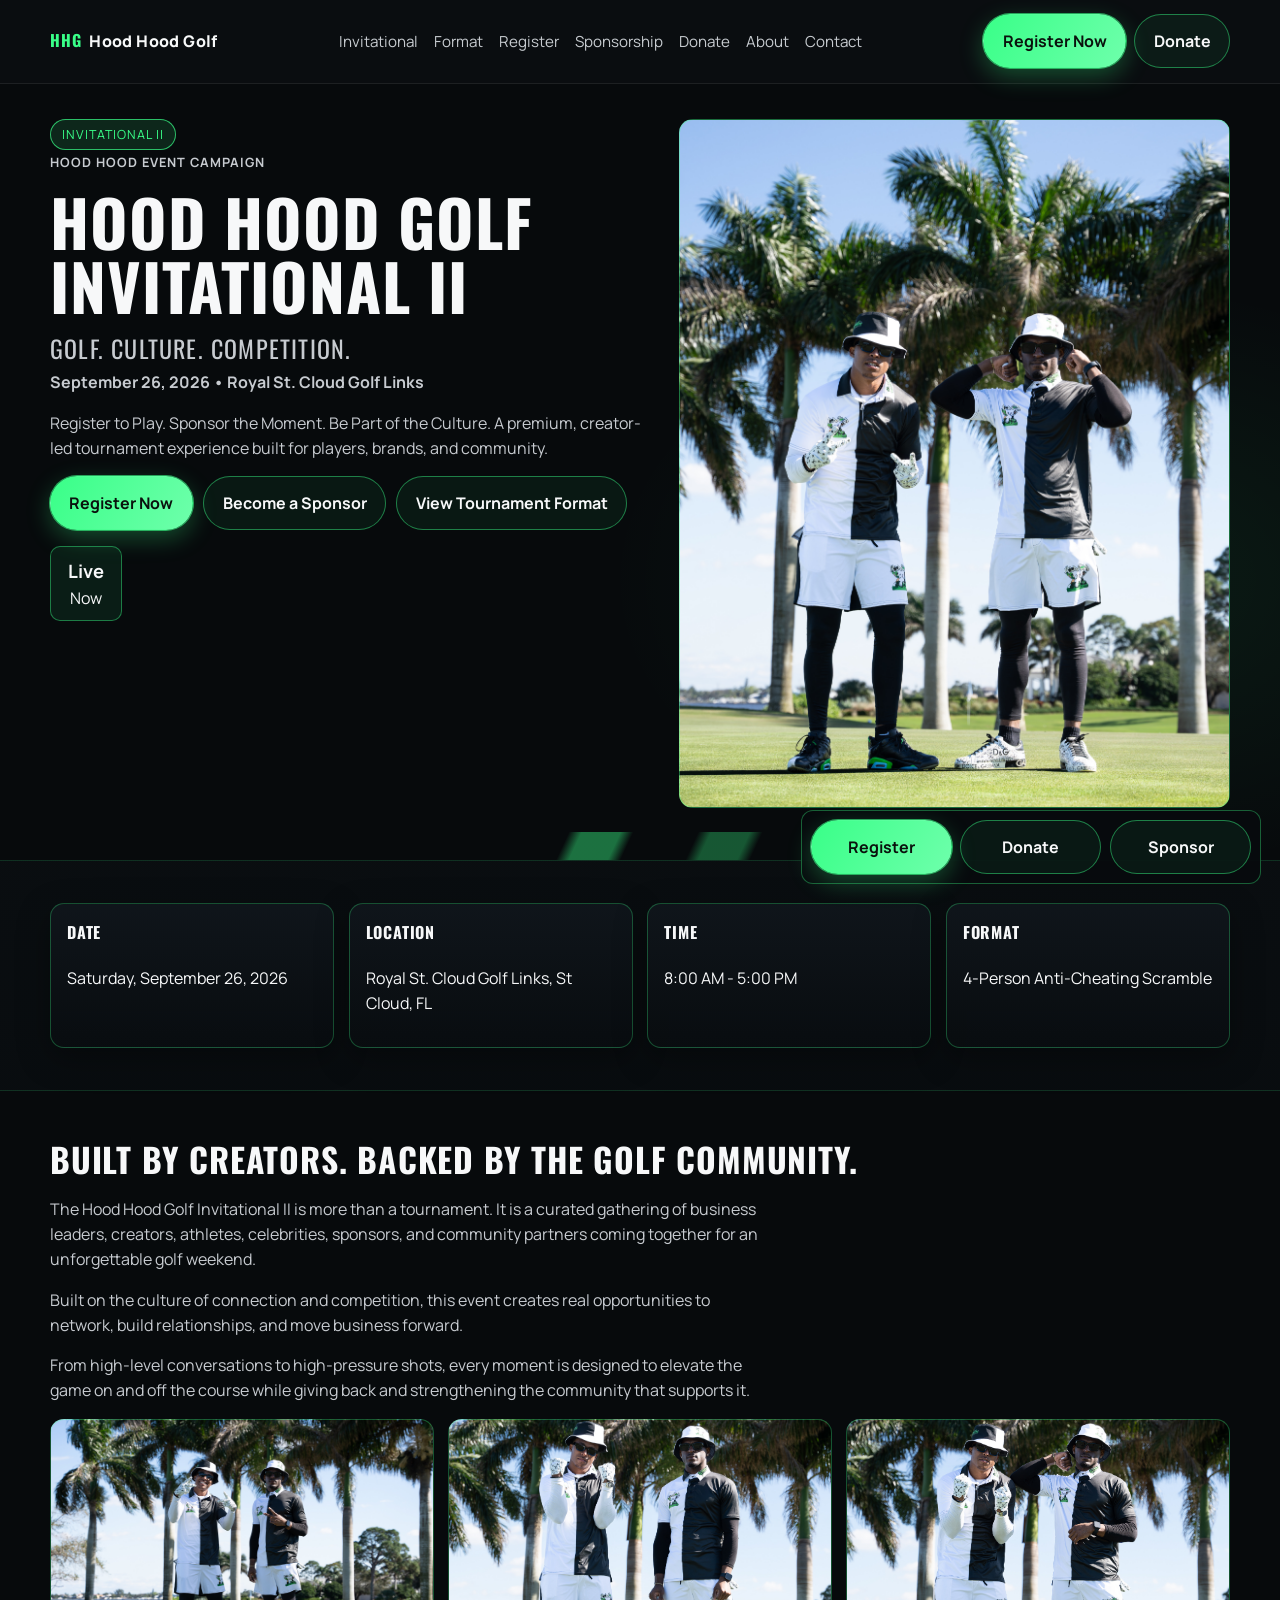
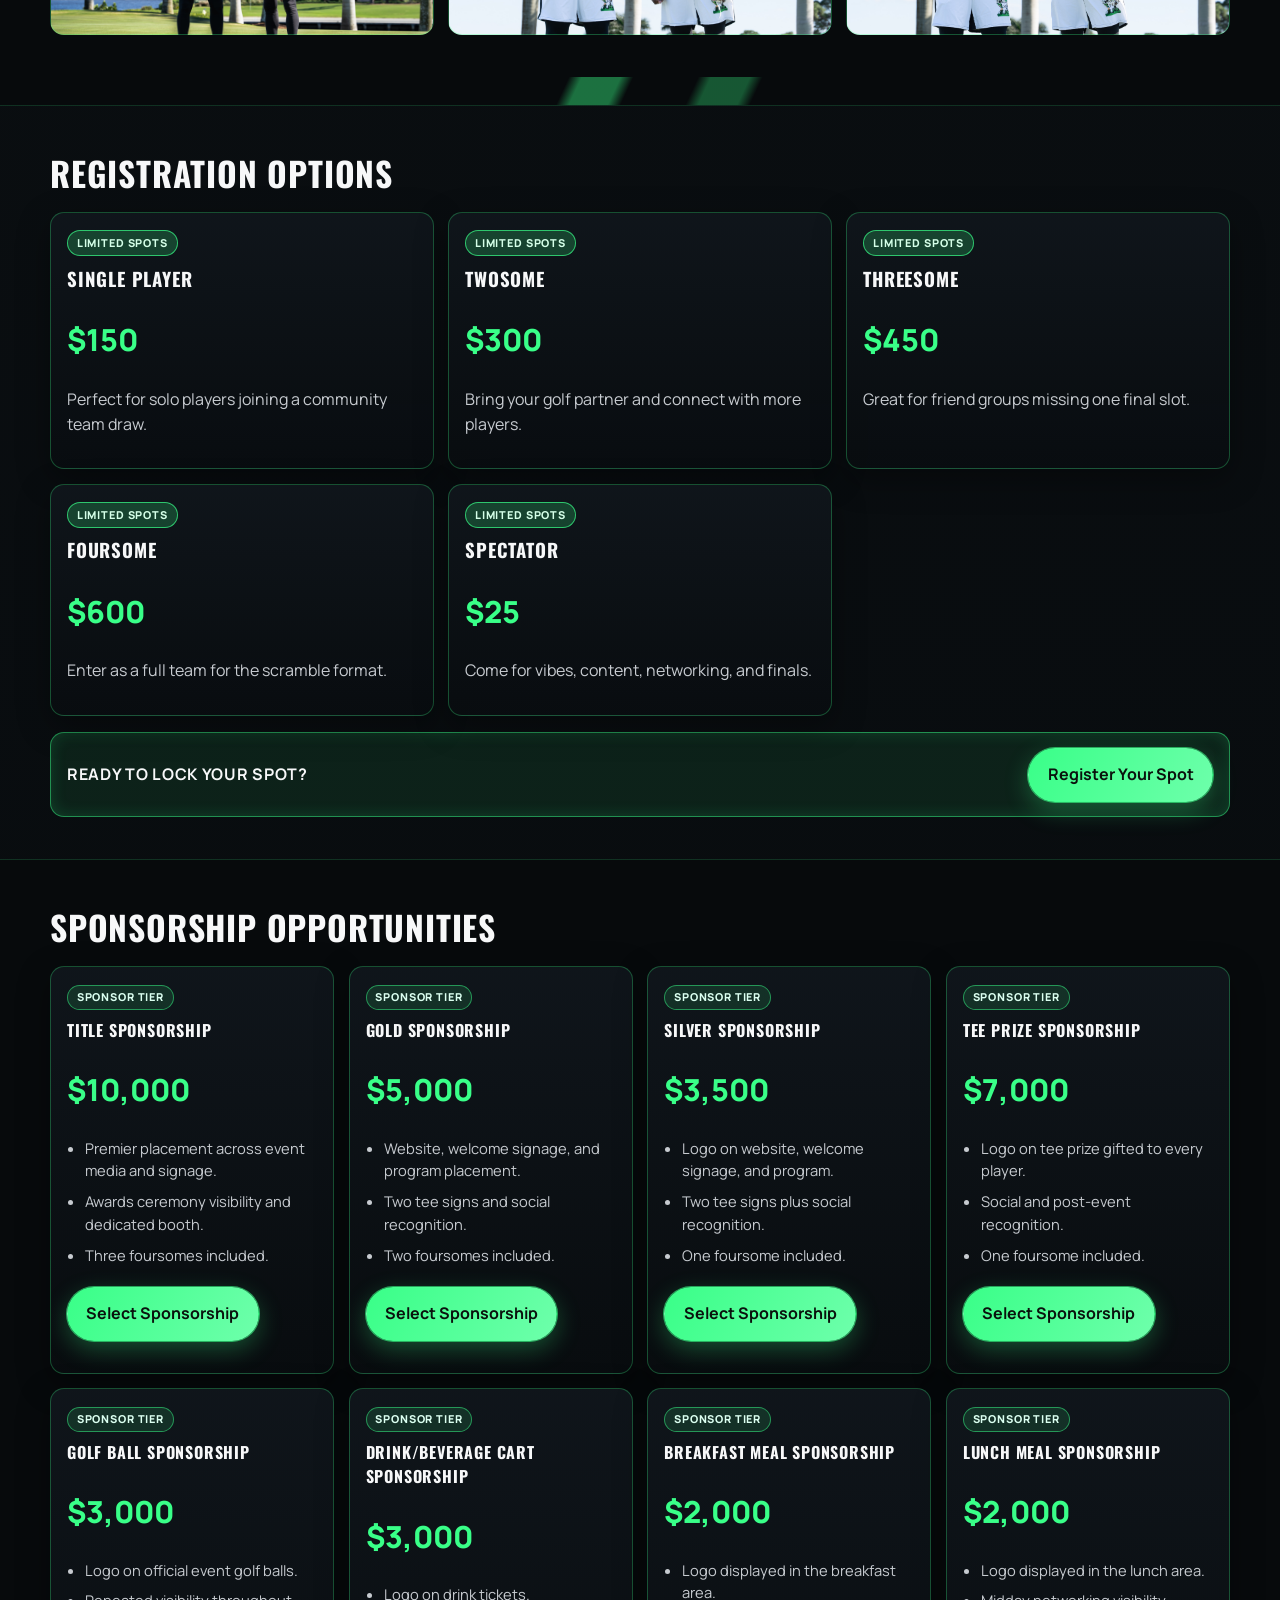
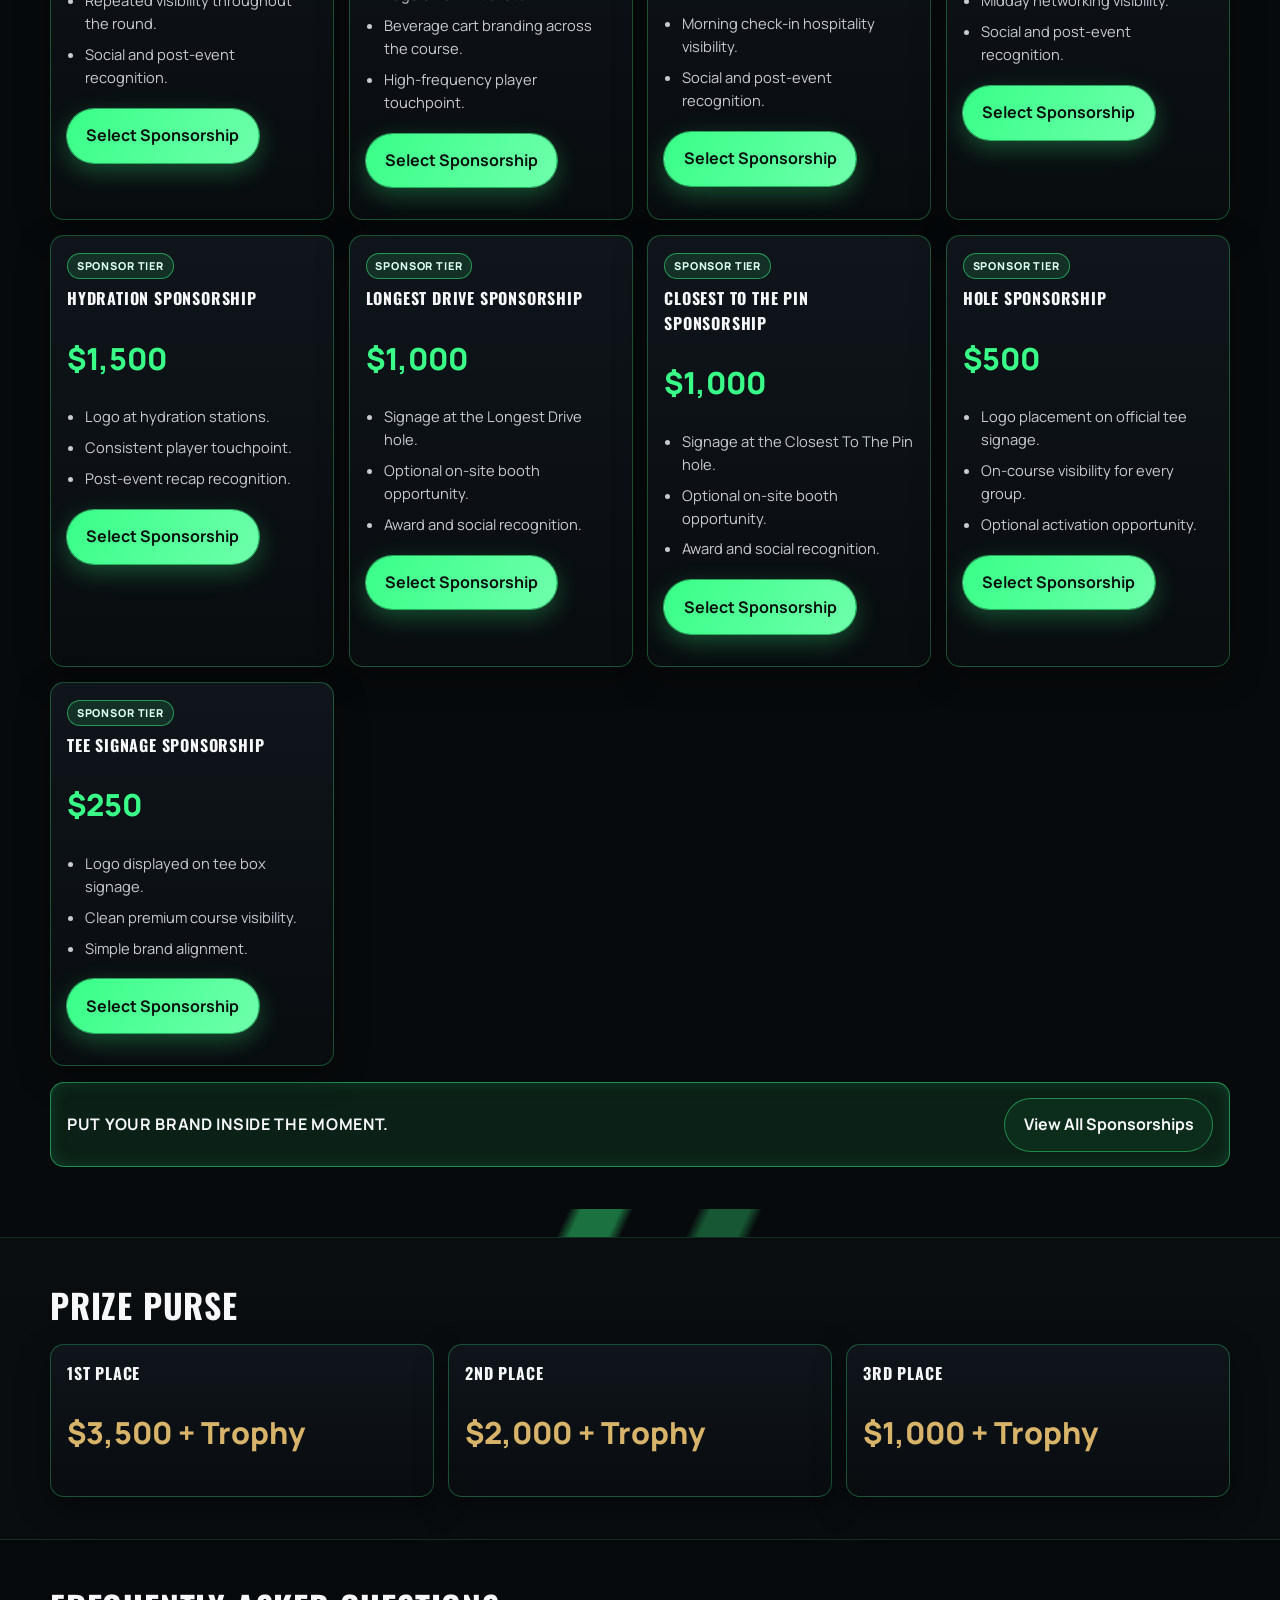
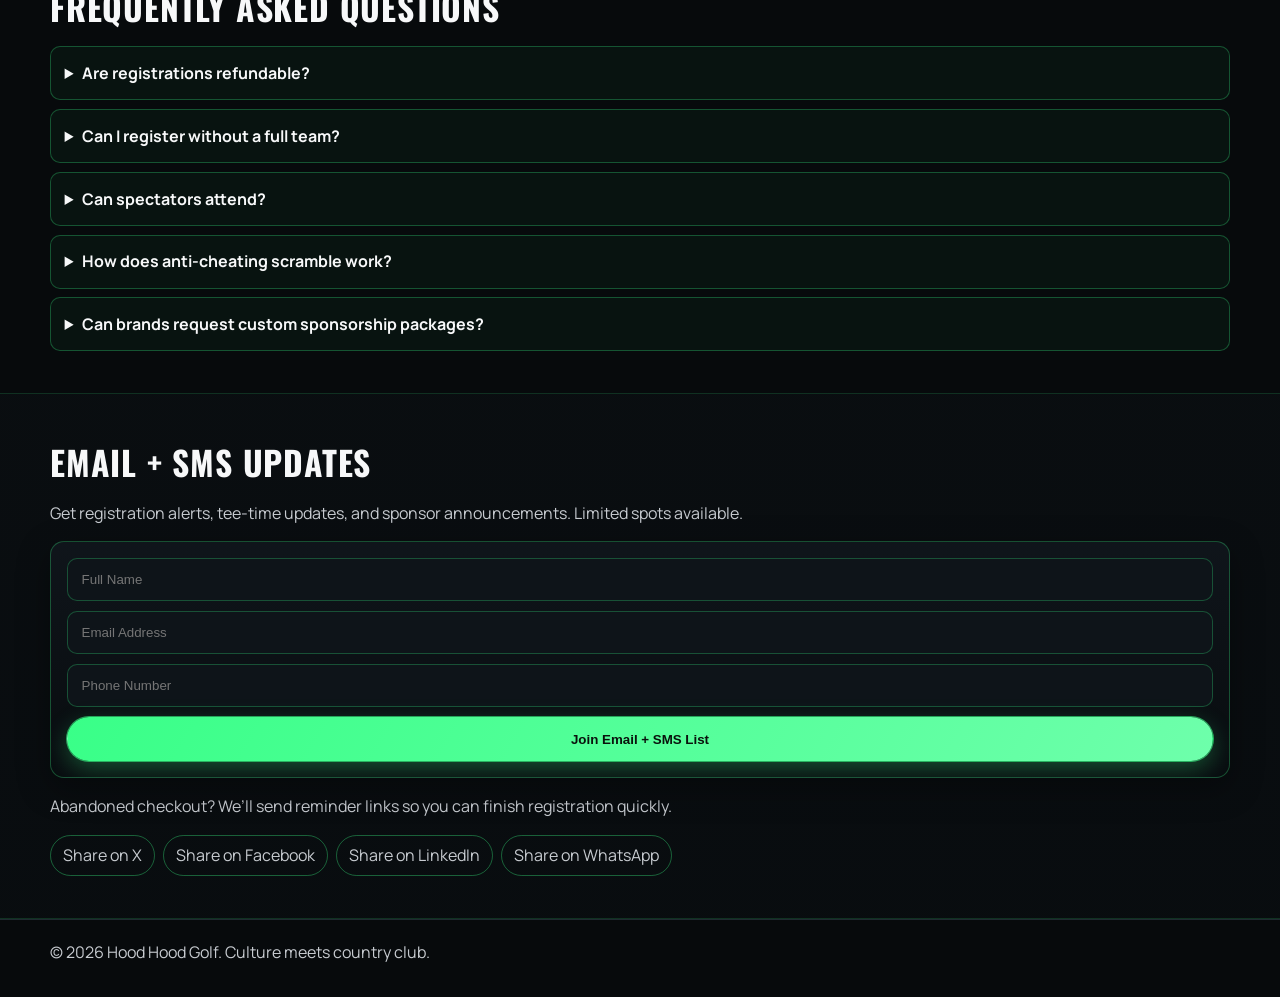
<file: index.html>
﻿<!doctype html>
<html lang="en">
<head>
  <meta charset="UTF-8" />
  <meta name="viewport" content="width=device-width, initial-scale=1" />
  <title>Hood Hood Golf Invitational II | Hood Hood Golf</title>
  <meta name="description" content="Where Golf, Culture, Business, and Competition Meet. Register or sponsor Hood Hood Golf Invitational II." />
  <link rel="preconnect" href="https://fonts.googleapis.com">
  <link rel="preconnect" href="https://fonts.gstatic.com" crossorigin>
  <link href="https://fonts.googleapis.com/css2?family=Manrope:wght@400;600;700;800&family=Oswald:wght@500;600;700&display=swap" rel="stylesheet">
  <link rel="stylesheet" href="assets/css/styles.css" />
  <script>/* Meta Pixel Placeholder */</script>
  <script>/* TikTok Pixel Placeholder */</script>
  <script>/* Google Analytics Placeholder */</script>
</head>
<body>
<header class="header">
  <div class="container nav">
    <a class="brand" href="index.html">Hood Hood Golf</a>
    <button class="nav-toggle" data-nav-toggle aria-label="Open navigation">Menu</button>
    <nav class="nav-links">
      <a href="invitational.html">Invitational</a>
      <a href="tournament-format.html">Format</a>
      <a href="registration.html">Register</a>
      <a href="sponsorship.html">Sponsorship</a>
      <a href="#" data-shopify-key="donate">Donate</a>
      <a href="about.html">About</a>
      <a href="contact.html">Contact</a>
    </nav>
    <div class="header-cta">
      <a class="btn btn-primary" data-utm="header" href="registration.html">Register Now</a>
      <a class="btn btn-secondary" href="#" data-shopify-key="donate">Donate</a>
    </div>
  </div>
</header>
<main>
  <section class="hero container">
    <div class="hero-shell">
      <div class="hero-copy">
        <span class="hero-badge">Invitational II</span>
        <p class="kicker">Hood Hood Event Campaign</p>
        <h1>HOOD HOOD GOLF INVITATIONAL II</h1>
        <p class="subhead">Golf. Culture. Competition.</p>
        <p class="hero-date-line">September 26, 2026 • Royal St. Cloud Golf Links</p>
        <p>Register to Play. Sponsor the Moment. Be Part of the Culture. A premium, creator-led tournament experience built for players, brands, and community.</p>
        <div class="hero-actions">
          <a class="btn btn-primary" data-utm="hero_register" href="registration.html">Register Now</a>
          <a class="btn btn-secondary" data-utm="hero_sponsor" href="sponsorship.html">Become a Sponsor</a>
          <a class="btn btn-secondary" href="tournament-format.html">View Tournament Format</a>
        </div>
        <div class="countdown" data-countdown></div>
      </div>
      <div class="hero-graphic hero-graphic-photo" aria-label="Hood Hood Golf featured campaign photo"></div>
    </div>
  </section>

  <div class="section-divider"></div>

  <section class="section panel-alt">
    <div class="container grid info-grid">
      <article class="card"><h4>Date</h4><p>Saturday, September 26, 2026</p></article>
      <article class="card"><h4>Location</h4><p>Royal St. Cloud Golf Links, St Cloud, FL</p></article>
      <article class="card"><h4>Time</h4><p>8:00 AM - 5:00 PM</p></article>
      <article class="card"><h4>Format</h4><p>4-Person Anti-Cheating Scramble</p></article>
    </div>
  </section>

  <section class="section container">
    <h2>Built by creators. Backed by the golf community.</h2>
    <p class="section-lead">The Hood Hood Golf Invitational II is more than a tournament. It is a curated gathering of business leaders, creators, athletes, celebrities, sponsors, and community partners coming together for an unforgettable golf weekend.</p>
    <p class="section-lead">Built on the culture of connection and competition, this event creates real opportunities to network, build relationships, and move business forward.</p>
    <p class="section-lead">From high-level conversations to high-pressure shots, every moment is designed to elevate the game on and off the course while giving back and strengthening the community that supports it.</p>
    <div class="grid cards-3">
      <div class="video-placeholder media-photo media-photo-85"></div>
      <div class="video-placeholder media-photo media-photo-50"></div>
      <div class="video-placeholder media-photo media-photo-53"></div>
    </div>
  </section>

  <div class="section-divider"></div>

  <section class="section panel-alt">
    <div class="container">
      <h2>Registration Options</h2>
      <div class="grid cards-3">
        <article class="card"><span class="label label-spots">Limited Spots</span><h3>Single Player</h3><p class="price">$150</p><p class="muted">Perfect for solo players joining a community team draw.</p></article>
        <article class="card"><span class="label label-spots">Limited Spots</span><h3>Twosome</h3><p class="price">$300</p><p class="muted">Bring your golf partner and connect with more players.</p></article>
        <article class="card"><span class="label label-spots">Limited Spots</span><h3>Threesome</h3><p class="price">$450</p><p class="muted">Great for friend groups missing one final slot.</p></article>
        <article class="card"><span class="label label-spots">Limited Spots</span><h3>Foursome</h3><p class="price">$600</p><p class="muted">Enter as a full team for the scramble format.</p></article>
        <article class="card"><span class="label label-spots">Limited Spots</span><h3>Spectator</h3><p class="price">$25</p><p class="muted">Come for vibes, content, networking, and finals.</p></article>
      </div>
      <div class="cta-strip"><p>Ready to lock your spot?</p><a class="btn btn-primary" data-utm="reg_strip" href="registration.html">Register Your Spot</a></div>
    </div>
  </section>

    <section class="section container">
    <h2>Sponsorship Opportunities</h2>
    <div class="grid cards-4">
      <article class="card"><span class="label label-tier">Sponsor Tier</span><h4>Title Sponsorship</h4><p class="price">$10,000</p><ul class="sponsor-includes"><li>Premier placement across event media and signage.</li><li>Awards ceremony visibility and dedicated booth.</li><li>Three foursomes included.</li></ul><p><a class="btn btn-primary" href="#" data-shopify-key="sponsor_title">Select Sponsorship</a></p></article>
      <article class="card"><span class="label label-tier">Sponsor Tier</span><h4>Gold Sponsorship</h4><p class="price">$5,000</p><ul class="sponsor-includes"><li>Website, welcome signage, and program placement.</li><li>Two tee signs and social recognition.</li><li>Two foursomes included.</li></ul><p><a class="btn btn-primary" href="#" data-shopify-key="sponsor_gold">Select Sponsorship</a></p></article>
      <article class="card"><span class="label label-tier">Sponsor Tier</span><h4>Silver Sponsorship</h4><p class="price">$3,500</p><ul class="sponsor-includes"><li>Logo on website, welcome signage, and program.</li><li>Two tee signs plus social recognition.</li><li>One foursome included.</li></ul><p><a class="btn btn-primary" href="#" data-shopify-key="sponsor_silver">Select Sponsorship</a></p></article>
      <article class="card"><span class="label label-tier">Sponsor Tier</span><h4>Tee Prize Sponsorship</h4><p class="price">$7,000</p><ul class="sponsor-includes"><li>Logo on tee prize gifted to every player.</li><li>Social and post-event recognition.</li><li>One foursome included.</li></ul><p><a class="btn btn-primary" href="#" data-shopify-key="sponsor_tee_prize">Select Sponsorship</a></p></article>
      <article class="card"><span class="label label-tier">Sponsor Tier</span><h4>Golf Ball Sponsorship</h4><p class="price">$3,000</p><ul class="sponsor-includes"><li>Logo on official event golf balls.</li><li>Repeated visibility throughout the round.</li><li>Social and post-event recognition.</li></ul><p><a class="btn btn-primary" href="#" data-shopify-key="sponsor_ball">Select Sponsorship</a></p></article>
      <article class="card"><span class="label label-tier">Sponsor Tier</span><h4>Drink/Beverage Cart Sponsorship</h4><p class="price">$3,000</p><ul class="sponsor-includes"><li>Logo on drink tickets.</li><li>Beverage cart branding across the course.</li><li>High-frequency player touchpoint.</li></ul><p><a class="btn btn-primary" href="#" data-shopify-key="sponsor_drink_cart">Select Sponsorship</a></p></article>
      <article class="card"><span class="label label-tier">Sponsor Tier</span><h4>Breakfast Meal Sponsorship</h4><p class="price">$2,000</p><ul class="sponsor-includes"><li>Logo displayed in the breakfast area.</li><li>Morning check-in hospitality visibility.</li><li>Social and post-event recognition.</li></ul><p><a class="btn btn-primary" href="#" data-shopify-key="sponsor_breakfast">Select Sponsorship</a></p></article>
      <article class="card"><span class="label label-tier">Sponsor Tier</span><h4>Lunch Meal Sponsorship</h4><p class="price">$2,000</p><ul class="sponsor-includes"><li>Logo displayed in the lunch area.</li><li>Midday networking visibility.</li><li>Social and post-event recognition.</li></ul><p><a class="btn btn-primary" href="#" data-shopify-key="sponsor_lunch">Select Sponsorship</a></p></article>
      <article class="card"><span class="label label-tier">Sponsor Tier</span><h4>Hydration Sponsorship</h4><p class="price">$1,500</p><ul class="sponsor-includes"><li>Logo at hydration stations.</li><li>Consistent player touchpoint.</li><li>Post-event recap recognition.</li></ul><p><a class="btn btn-primary" href="#" data-shopify-key="sponsor_water">Select Sponsorship</a></p></article>
      <article class="card"><span class="label label-tier">Sponsor Tier</span><h4>Longest Drive Sponsorship</h4><p class="price">$1,000</p><ul class="sponsor-includes"><li>Signage at the Longest Drive hole.</li><li>Optional on-site booth opportunity.</li><li>Award and social recognition.</li></ul><p><a class="btn btn-primary" href="#" data-shopify-key="sponsor_longest_drive">Select Sponsorship</a></p></article>
      <article class="card"><span class="label label-tier">Sponsor Tier</span><h4>Closest To The Pin Sponsorship</h4><p class="price">$1,000</p><ul class="sponsor-includes"><li>Signage at the Closest To The Pin hole.</li><li>Optional on-site booth opportunity.</li><li>Award and social recognition.</li></ul><p><a class="btn btn-primary" href="#" data-shopify-key="sponsor_closest_pin">Select Sponsorship</a></p></article>
      <article class="card"><span class="label label-tier">Sponsor Tier</span><h4>Hole Sponsorship</h4><p class="price">$500</p><ul class="sponsor-includes"><li>Logo placement on official tee signage.</li><li>On-course visibility for every group.</li><li>Optional activation opportunity.</li></ul><p><a class="btn btn-primary" href="#" data-shopify-key="sponsor_hole">Select Sponsorship</a></p></article>
      <article class="card"><span class="label label-tier">Sponsor Tier</span><h4>Tee Signage Sponsorship</h4><p class="price">$250</p><ul class="sponsor-includes"><li>Logo displayed on tee box signage.</li><li>Clean premium course visibility.</li><li>Simple brand alignment.</li></ul><p><a class="btn btn-primary" href="#" data-shopify-key="sponsor_tee_signage">Select Sponsorship</a></p></article>
    </div>
    <div class="cta-strip"><p>Put your brand inside the moment.</p><a class="btn btn-secondary" data-utm="home_sponsor_collection" href="https://shop.hoodhoodgolf.com/collections/sponsorships">View All Sponsorships</a></div>
  </section>

  <div class="section-divider"></div>

  <section class="section panel-alt">
    <div class="container prize"><h2>Prize Purse</h2><div class="grid cards-3"><article class="card"><h4>1st Place</h4><p class="price">$3,500 + Trophy</p></article><article class="card"><h4>2nd Place</h4><p class="price">$2,000 + Trophy</p></article><article class="card"><h4>3rd Place</h4><p class="price">$1,000 + Trophy</p></article></div></div>
  </section>

  <section class="section container faq"><h2>Frequently Asked Questions</h2><details><summary>Are registrations refundable?</summary><p>Tickets are transferable. Refund terms can be published in checkout policy text.</p></details><details><summary>Can I register without a full team?</summary><p>Yes. Single, twosome, and threesome packages are available.</p></details><details><summary>Can spectators attend?</summary><p>Yes, spectator passes are available for $25.</p></details><details><summary>How does anti-cheating scramble work?</summary><p>Teams play scramble format with score verification checkpoints and community oversight.</p></details><details><summary>Can brands request custom sponsorship packages?</summary><p>Yes. Use the sponsorship contact form for tailored packages.</p></details></section>

  <section class="section panel-alt"><div class="container"><h2>Email + SMS Updates</h2><p class="section-lead">Get registration alerts, tee-time updates, and sponsor announcements. Limited spots available.</p><form class="card form-grid"><input type="text" placeholder="Full Name" /><input type="email" placeholder="Email Address" /><input type="tel" placeholder="Phone Number" /><button class="btn btn-primary" type="button">Join Email + SMS List</button></form><p class="muted">Abandoned checkout? We’ll send reminder links so you can finish registration quickly.</p><div class="share"><a class="pill" data-share="x" href="#">Share on X</a><a class="pill" data-share="facebook" href="#">Share on Facebook</a><a class="pill" data-share="linkedin" href="#">Share on LinkedIn</a><a class="pill" data-share="whatsapp" href="#">Share on WhatsApp</a></div></div></section>
</main>
<footer class="footer"><div class="container">© <span data-year></span> Hood Hood Golf. Culture meets country club.</div></footer>
<div class="mobile-cta"><a class="btn btn-primary" data-utm="sticky_register" href="registration.html">Register</a><a class="btn btn-secondary" href="#" data-shopify-key="donate">Donate</a><a class="btn btn-secondary" data-utm="sticky_sponsor" href="sponsorship.html">Sponsor</a></div>
<script src="assets/js/shopify-links.js"></script><script src="assets/js/site.js"></script>
</body></html>
</file>
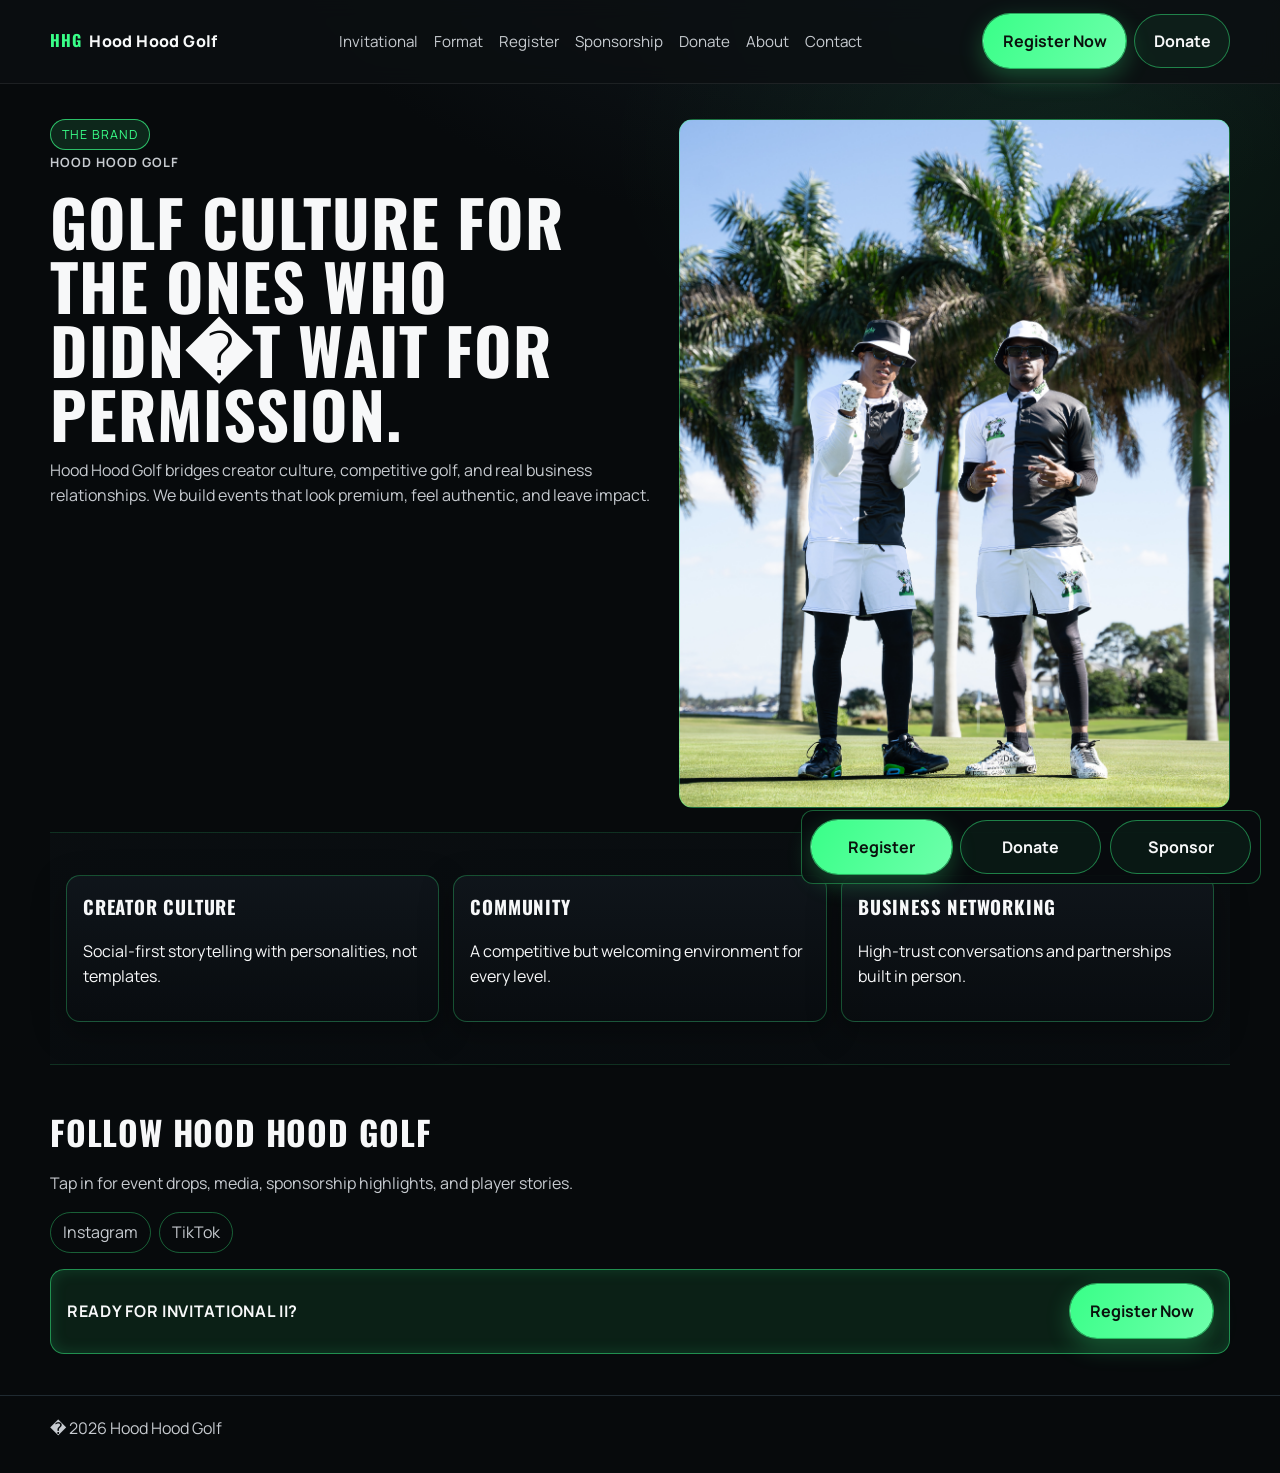
<file: about.html>
<!doctype html>
<html lang="en"><head><meta charset="UTF-8" /><meta name="viewport" content="width=device-width, initial-scale=1" /><title>About Hood Hood Golf</title><link rel="preconnect" href="https://fonts.googleapis.com"><link rel="preconnect" href="https://fonts.gstatic.com" crossorigin><link href="https://fonts.googleapis.com/css2?family=Manrope:wght@400;600;700;800&family=Oswald:wght@500;600;700&display=swap" rel="stylesheet"><link rel="stylesheet" href="assets/css/styles.css" /></head>
<body><header class="header"><div class="container nav"><a class="brand" href="index.html">Hood Hood Golf</a><button class="nav-toggle" data-nav-toggle aria-label="Open navigation">Menu</button><nav class="nav-links"><a href="invitational.html">Invitational</a><a href="tournament-format.html">Format</a><a href="registration.html">Register</a><a href="sponsorship.html">Sponsorship</a><a href="#" data-shopify-key="donate">Donate</a><a href="about.html">About</a><a href="contact.html">Contact</a></nav><div class="header-cta"><a class="btn btn-primary" href="registration.html">Register Now</a><a class="btn btn-secondary" href="#" data-shopify-key="donate">Donate</a></div></div></header>
<main class="container"><section class="hero"><div class="hero-shell"><div class="hero-copy"><span class="hero-badge">The Brand</span><p class="kicker">Hood Hood Golf</p><h1>Golf culture for the ones who didn�t wait for permission.</h1><p>Hood Hood Golf bridges creator culture, competitive golf, and real business relationships. We build events that look premium, feel authentic, and leave impact.</p></div><div class="hero-graphic hero-graphic-photo hero-photo-25"></div></div></section>
<section class="section panel-alt"><div class="container"><div class="grid cards-3"><article class="card"><h3>Creator Culture</h3><p>Social-first storytelling with personalities, not templates.</p></article><article class="card"><h3>Community</h3><p>A competitive but welcoming environment for every level.</p></article><article class="card"><h3>Business Networking</h3><p>High-trust conversations and partnerships built in person.</p></article></div></div></section>
<section class="section"><h2>Follow Hood Hood Golf</h2><p class="section-lead">Tap in for event drops, media, sponsorship highlights, and player stories.</p><div class="share"><a class="pill" href="https://www.instagram.com/hoodhoodgolf?igsh=MW1hZDZqc3AxMTJmbA%3D%3D&utm_source=qr" target="_blank" rel="noopener">Instagram</a><a class="pill" href="https://www.tiktok.com/@hoodhood_golf?" target="_blank" rel="noopener">TikTok</a></div><div class="cta-strip"><p>Ready for Invitational II?</p><a class="btn btn-primary" href="registration.html">Register Now</a></div></section></main>
<footer class="footer"><div class="container">� <span data-year></span> Hood Hood Golf</div></footer><div class="mobile-cta"><a class="btn btn-primary" href="registration.html">Register</a><a class="btn btn-secondary" href="#" data-shopify-key="donate">Donate</a><a class="btn btn-secondary" href="sponsorship.html">Sponsor</a></div><script src="assets/js/shopify-links.js"></script><script src="assets/js/site.js"></script></body></html>
</file>
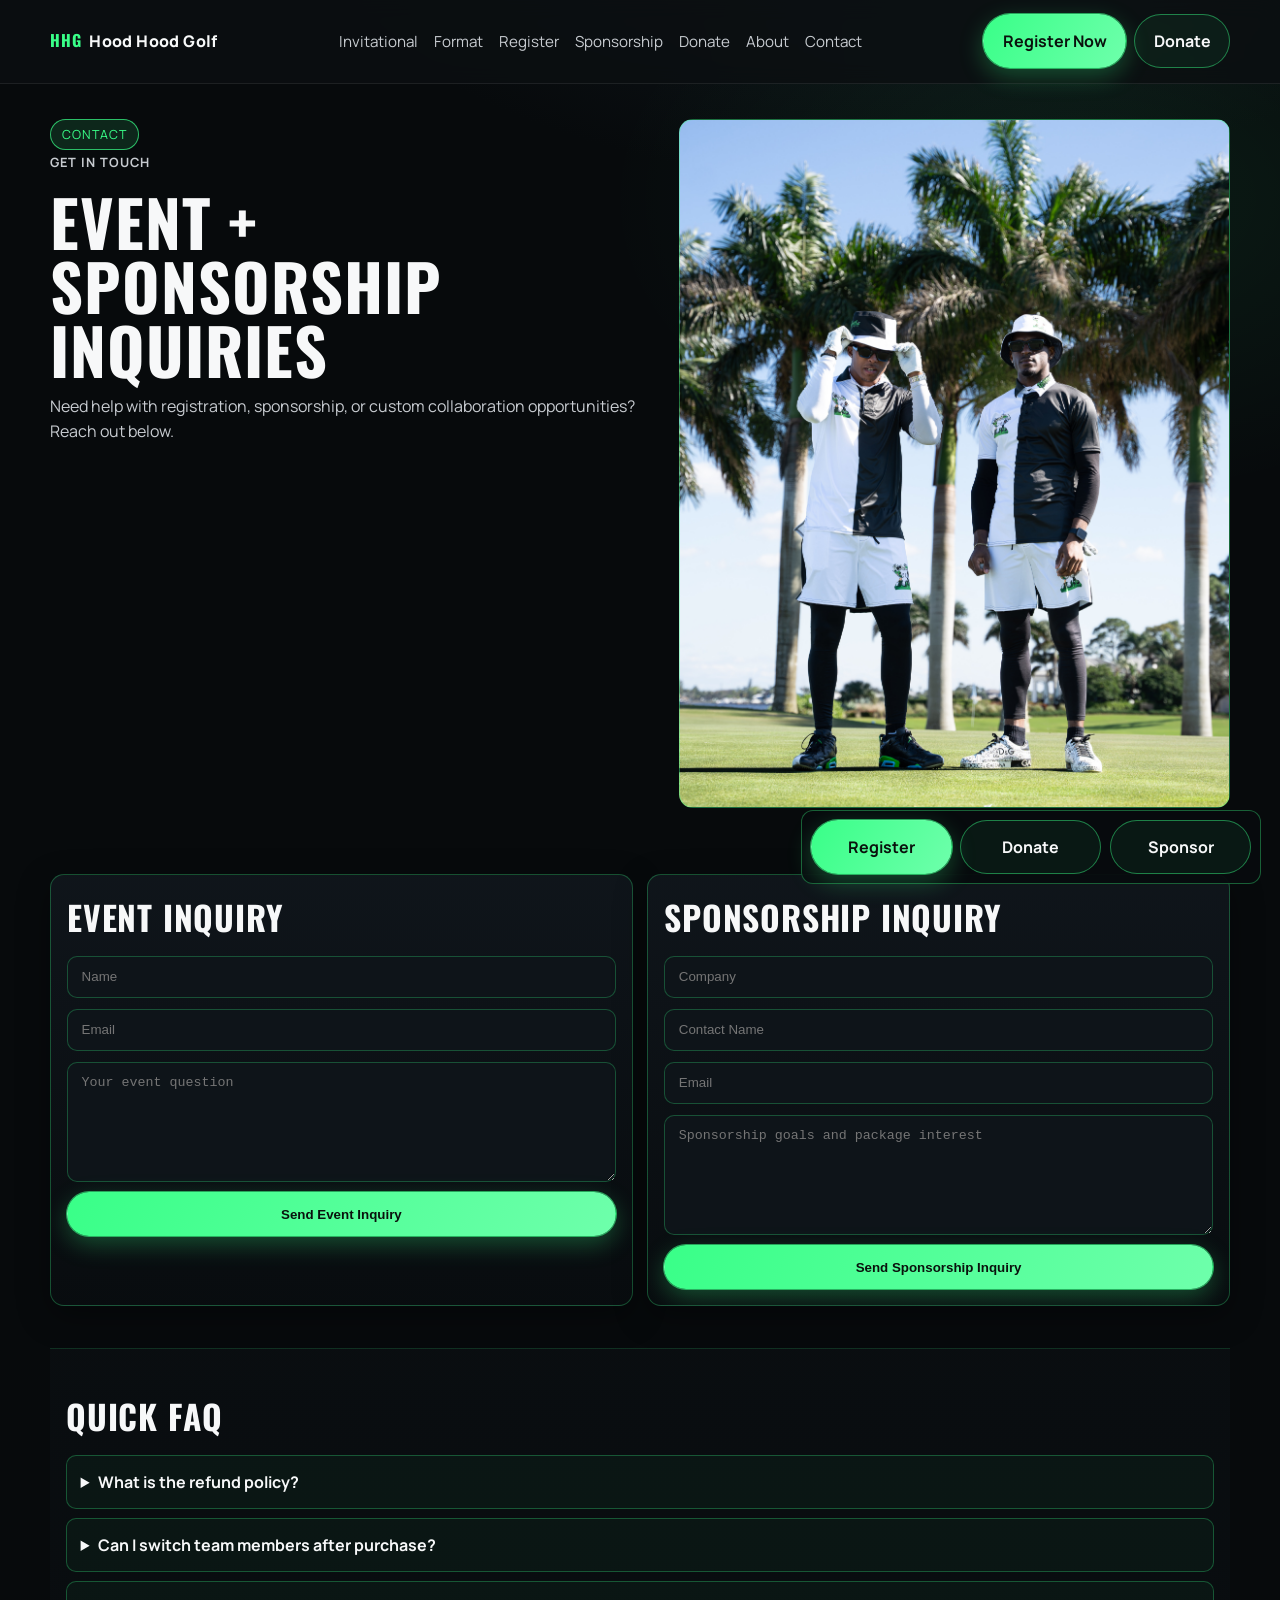
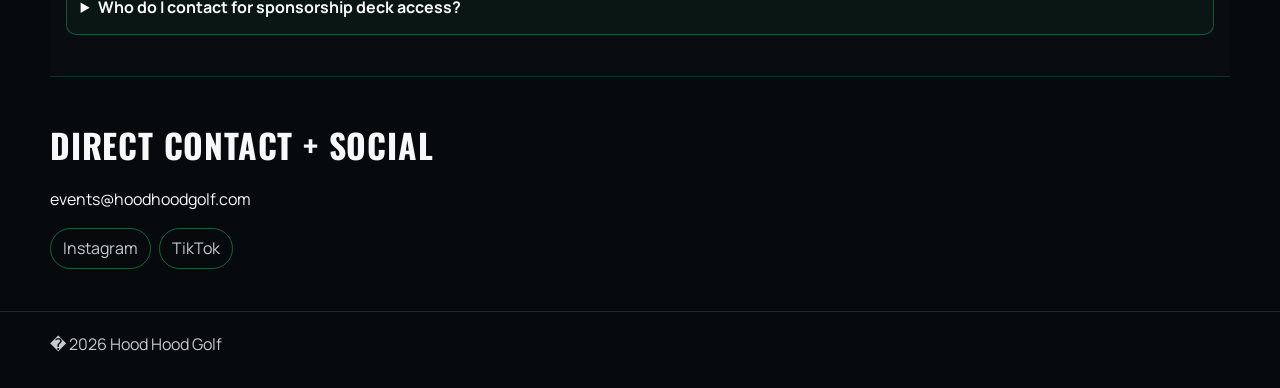
<file: contact.html>
<!doctype html>
<html lang="en"><head><meta charset="UTF-8" /><meta name="viewport" content="width=device-width, initial-scale=1" /><title>Contact | Hood Hood Golf</title><link rel="preconnect" href="https://fonts.googleapis.com"><link rel="preconnect" href="https://fonts.gstatic.com" crossorigin><link href="https://fonts.googleapis.com/css2?family=Manrope:wght@400;600;700;800&family=Oswald:wght@500;600;700&display=swap" rel="stylesheet"><link rel="stylesheet" href="assets/css/styles.css" /></head>
<body><header class="header"><div class="container nav"><a class="brand" href="index.html">Hood Hood Golf</a><button class="nav-toggle" data-nav-toggle aria-label="Open navigation">Menu</button><nav class="nav-links"><a href="invitational.html">Invitational</a><a href="tournament-format.html">Format</a><a href="registration.html">Register</a><a href="sponsorship.html">Sponsorship</a><a href="#" data-shopify-key="donate">Donate</a><a href="about.html">About</a><a href="contact.html">Contact</a></nav><div class="header-cta"><a class="btn btn-primary" href="registration.html">Register Now</a><a class="btn btn-secondary" href="#" data-shopify-key="donate">Donate</a></div></div></header>
<main class="container"><section class="hero"><div class="hero-shell"><div class="hero-copy"><span class="hero-badge">Contact</span><p class="kicker">Get In Touch</p><h1>Event + Sponsorship Inquiries</h1><p>Need help with registration, sponsorship, or custom collaboration opportunities? Reach out below.</p></div><div class="hero-graphic hero-graphic-photo hero-photo-51"></div></div></section>
<section class="section"><div class="contact-grid"><article class="card"><h2>Event Inquiry</h2><form class="form-grid"><input placeholder="Name"/><input type="email" placeholder="Email"/><textarea placeholder="Your event question"></textarea><button type="button" class="btn btn-primary">Send Event Inquiry</button></form></article><article class="card"><h2>Sponsorship Inquiry</h2><form class="form-grid"><input placeholder="Company"/><input placeholder="Contact Name"/><input type="email" placeholder="Email"/><textarea placeholder="Sponsorship goals and package interest"></textarea><button type="button" class="btn btn-primary">Send Sponsorship Inquiry</button></form></article></div></section>
<section class="section panel-alt faq"><div class="container"><h2>Quick FAQ</h2><details><summary>What is the refund policy?</summary><p>Transfers are supported. Refund specifics are provided at checkout terms.</p></details><details><summary>Can I switch team members after purchase?</summary><p>Yes, based on available capacity and organizer approval.</p></details><details><summary>Who do I contact for sponsorship deck access?</summary><p>Use the sponsorship inquiry form above for fast response.</p></details></div></section>
<section class="section"><h2>Direct Contact + Social</h2><p><a href="mailto:events@hoodhoodgolf.com">events@hoodhoodgolf.com</a></p><div class="share"><a class="pill" href="https://www.instagram.com/hoodhoodgolf?igsh=MW1hZDZqc3AxMTJmbA%3D%3D&utm_source=qr" target="_blank" rel="noopener">Instagram</a><a class="pill" href="https://www.tiktok.com/@hoodhood_golf?" target="_blank" rel="noopener">TikTok</a></div></section></main>
<footer class="footer"><div class="container">� <span data-year></span> Hood Hood Golf</div></footer><div class="mobile-cta"><a class="btn btn-primary" href="registration.html">Register</a><a class="btn btn-secondary" href="#" data-shopify-key="donate">Donate</a><a class="btn btn-secondary" href="sponsorship.html">Sponsor</a></div><script src="assets/js/shopify-links.js"></script><script src="assets/js/site.js"></script></body></html>
</file>
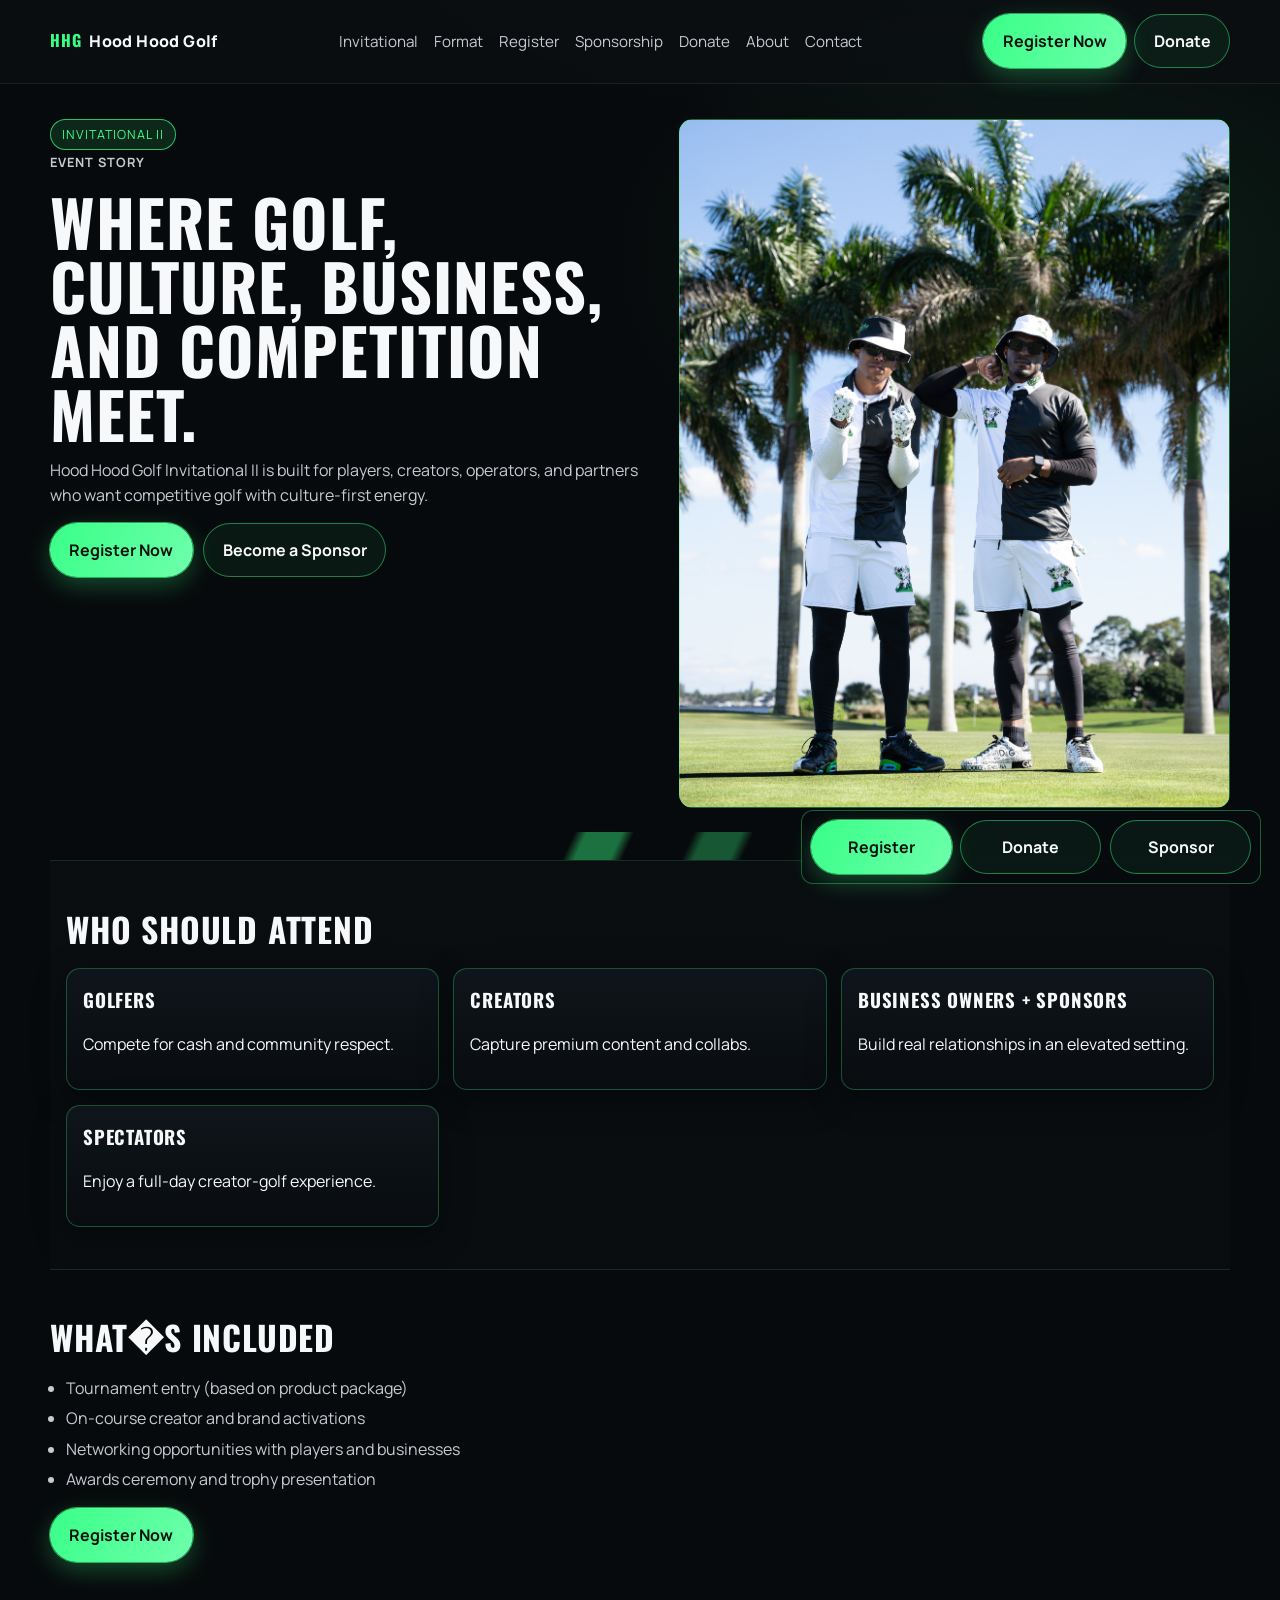
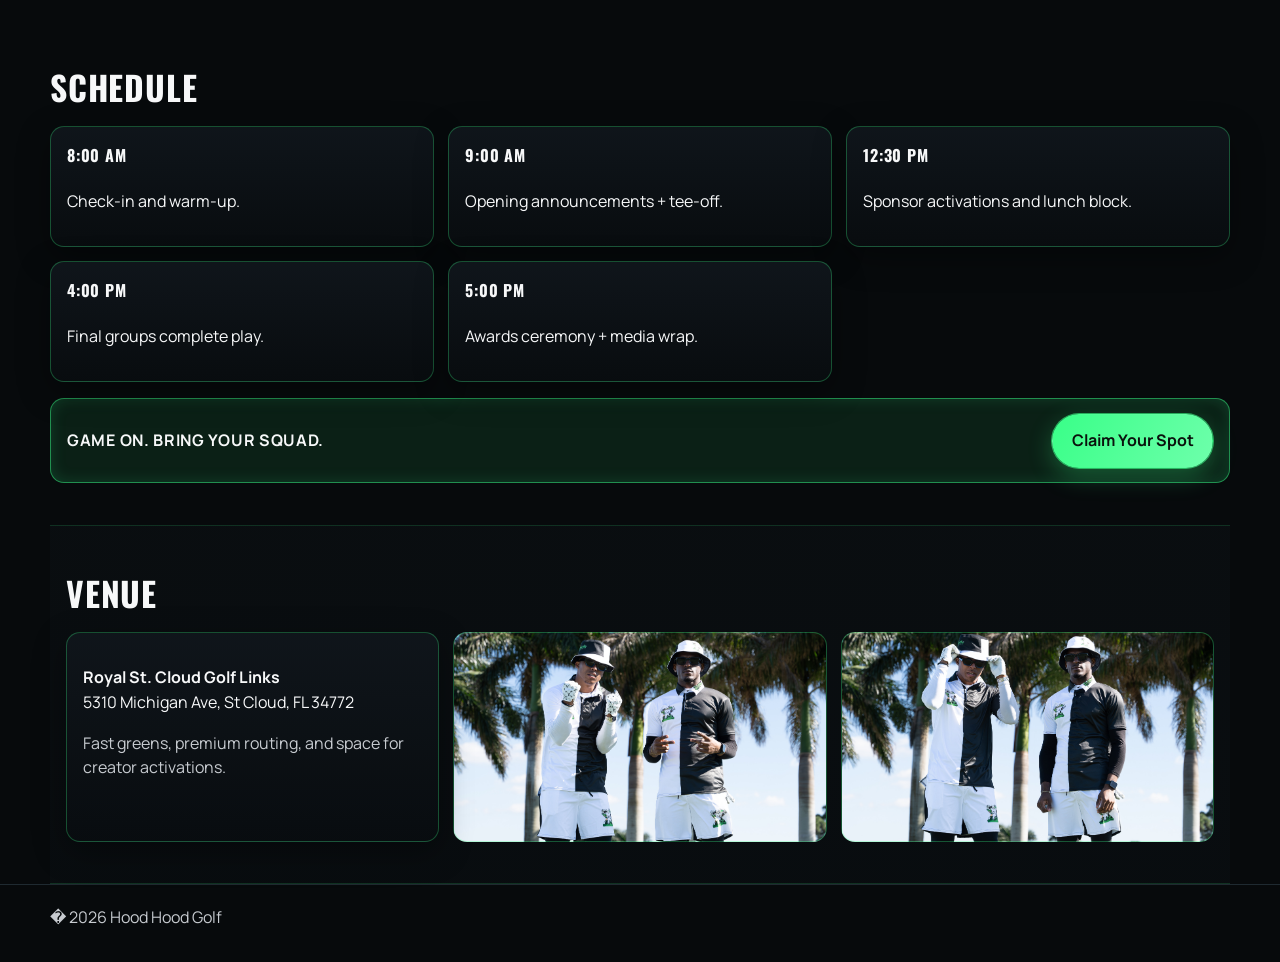
<file: invitational.html>
<!doctype html>
<html lang="en"><head><meta charset="UTF-8" /><meta name="viewport" content="width=device-width, initial-scale=1" /><title>Invitational II | Hood Hood Golf</title><link rel="preconnect" href="https://fonts.googleapis.com"><link rel="preconnect" href="https://fonts.gstatic.com" crossorigin><link href="https://fonts.googleapis.com/css2?family=Manrope:wght@400;600;700;800&family=Oswald:wght@500;600;700&display=swap" rel="stylesheet"><link rel="stylesheet" href="assets/css/styles.css" /></head>
<body>
<header class="header"><div class="container nav"><a class="brand" href="index.html">Hood Hood Golf</a><button class="nav-toggle" data-nav-toggle aria-label="Open navigation">Menu</button><nav class="nav-links"><a href="invitational.html">Invitational</a><a href="tournament-format.html">Format</a><a href="registration.html">Register</a><a href="sponsorship.html">Sponsorship</a><a href="#" data-shopify-key="donate">Donate</a><a href="about.html">About</a><a href="contact.html">Contact</a></nav><div class="header-cta"><a class="btn btn-primary" data-utm="header" href="registration.html">Register Now</a><a class="btn btn-secondary" href="#" data-shopify-key="donate">Donate</a></div></div></header>
<main class="container">
<section class="hero"><div class="hero-shell"><div class="hero-copy"><span class="hero-badge">Invitational II</span><p class="kicker">Event Story</p><h1>Where Golf, Culture, Business, and Competition Meet.</h1><p>Hood Hood Golf Invitational II is built for players, creators, operators, and partners who want competitive golf with culture-first energy.</p><div class="hero-actions"><a class="btn btn-primary" data-utm="inv_register_1" href="registration.html">Register Now</a><a class="btn btn-secondary" href="sponsorship.html">Become a Sponsor</a></div></div><div class="hero-graphic hero-graphic-photo hero-photo-53"></div></div></section>
<div class="section-divider"></div>
<section class="section panel-alt"><div class="container"><h2>Who Should Attend</h2><div class="grid cards-3"><article class="card"><h3>Golfers</h3><p>Compete for cash and community respect.</p></article><article class="card"><h3>Creators</h3><p>Capture premium content and collabs.</p></article><article class="card"><h3>Business Owners + Sponsors</h3><p>Build real relationships in an elevated setting.</p></article><article class="card"><h3>Spectators</h3><p>Enjoy a full-day creator-golf experience.</p></article></div></div></section>
<section class="section"><h2>What�s Included</h2><ul class="list"><li>Tournament entry (based on product package)</li><li>On-course creator and brand activations</li><li>Networking opportunities with players and businesses</li><li>Awards ceremony and trophy presentation</li></ul><p><a class="btn btn-primary" data-utm="inv_register_2" href="registration.html">Register Now</a></p></section>
<section class="section"><h2>Schedule</h2><div class="schedule-grid"><article class="card"><h4>8:00 AM</h4><p>Check-in and warm-up.</p></article><article class="card"><h4>9:00 AM</h4><p>Opening announcements + tee-off.</p></article><article class="card"><h4>12:30 PM</h4><p>Sponsor activations and lunch block.</p></article><article class="card"><h4>4:00 PM</h4><p>Final groups complete play.</p></article><article class="card"><h4>5:00 PM</h4><p>Awards ceremony + media wrap.</p></article></div><div class="cta-strip"><p>Game on. Bring your squad.</p><a class="btn btn-primary" data-utm="inv_schedule_strip" href="registration.html">Claim Your Spot</a></div></section>
<section class="section panel-alt"><div class="container"><h2>Venue</h2><div class="grid cards-3"><article class="card"><p><strong>Royal St. Cloud Golf Links</strong><br/>5310 Michigan Ave, St Cloud, FL 34772</p><p class="muted">Fast greens, premium routing, and space for creator activations.</p></article><div class="video-placeholder media-photo media-photo-25"></div><div class="video-placeholder media-photo media-photo-51"></div></div></div></section>
</main>
<footer class="footer"><div class="container">� <span data-year></span> Hood Hood Golf</div></footer>
<div class="mobile-cta"><a class="btn btn-primary" href="registration.html">Register</a><a class="btn btn-secondary" href="#" data-shopify-key="donate">Donate</a><a class="btn btn-secondary" href="sponsorship.html">Sponsor</a></div>
<script src="assets/js/shopify-links.js"></script><script src="assets/js/site.js"></script></body></html>
</file>
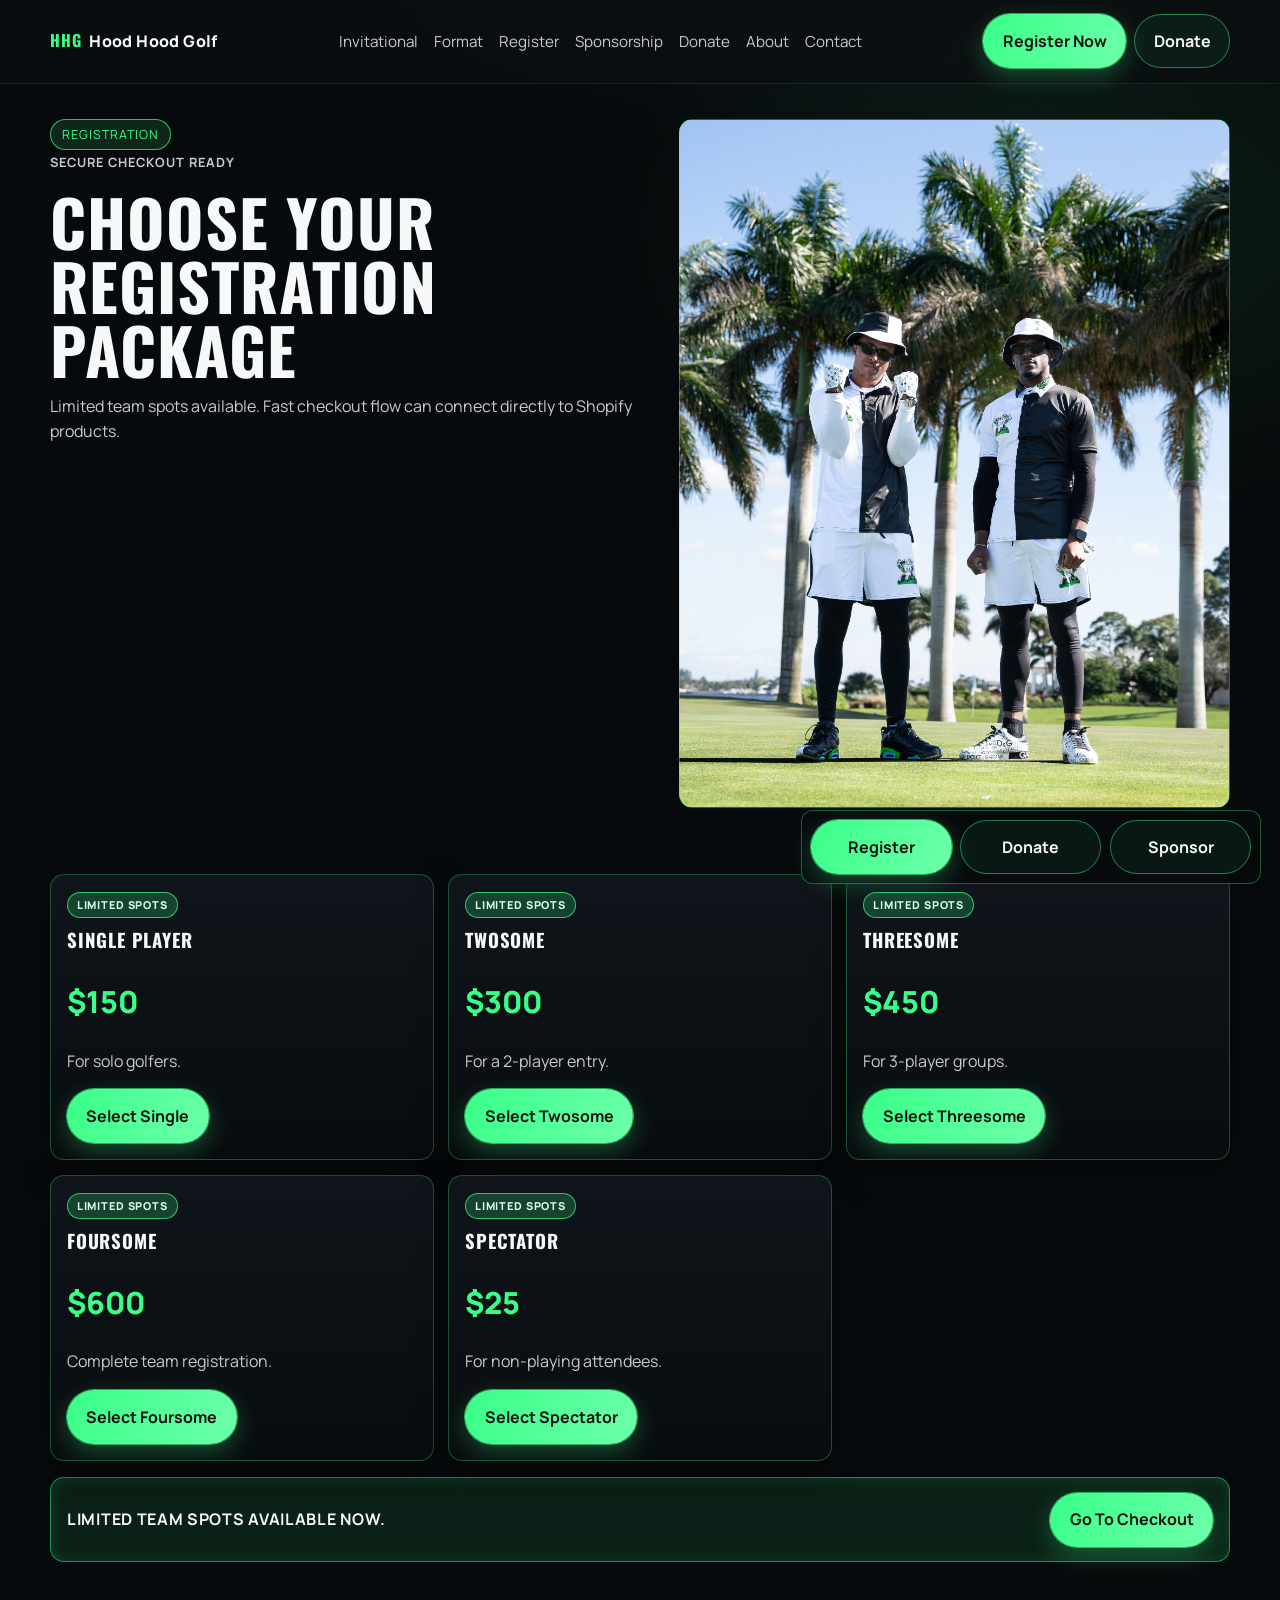
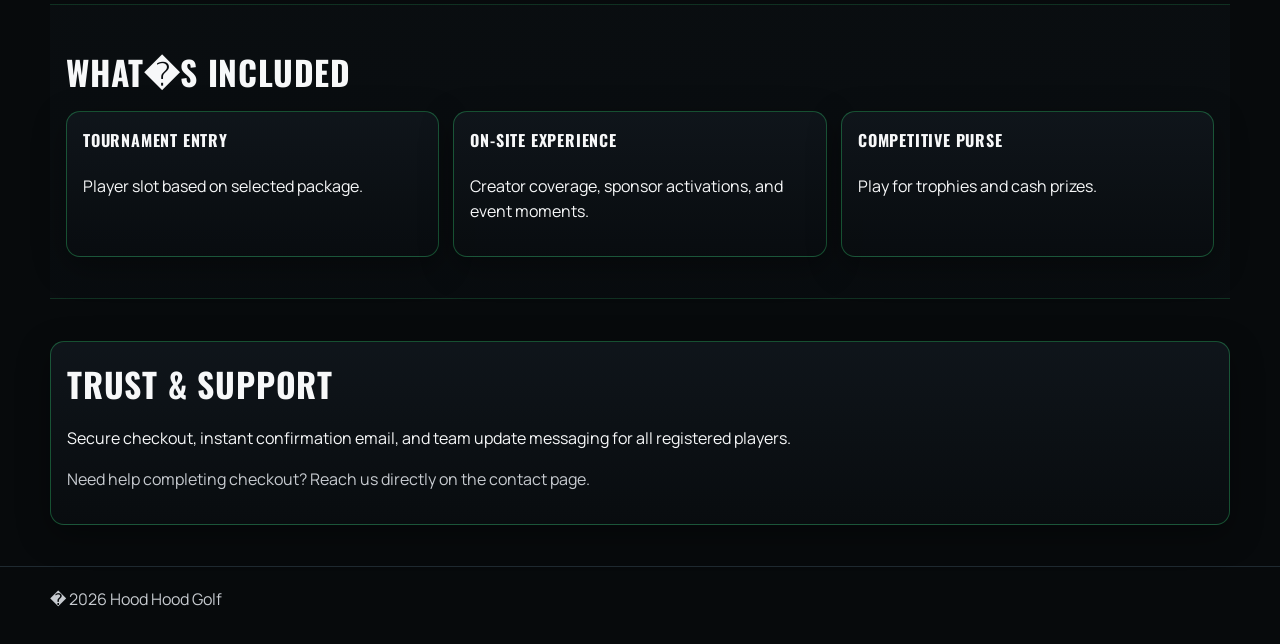
<file: registration.html>
<!doctype html>
<html lang="en"><head><meta charset="UTF-8" /><meta name="viewport" content="width=device-width, initial-scale=1" /><title>Registration | Hood Hood Golf</title><link rel="preconnect" href="https://fonts.googleapis.com"><link rel="preconnect" href="https://fonts.gstatic.com" crossorigin><link href="https://fonts.googleapis.com/css2?family=Manrope:wght@400;600;700;800&family=Oswald:wght@500;600;700&display=swap" rel="stylesheet"><link rel="stylesheet" href="assets/css/styles.css" /></head>
<body><header class="header"><div class="container nav"><a class="brand" href="index.html">Hood Hood Golf</a><button class="nav-toggle" data-nav-toggle aria-label="Open navigation">Menu</button><nav class="nav-links"><a href="invitational.html">Invitational</a><a href="tournament-format.html">Format</a><a href="registration.html">Register</a><a href="sponsorship.html">Sponsorship</a><a href="#" data-shopify-key="donate">Donate</a><a href="about.html">About</a><a href="contact.html">Contact</a></nav><div class="header-cta"><a class="btn btn-primary" href="registration.html">Register Now</a><a class="btn btn-secondary" href="#" data-shopify-key="donate">Donate</a></div></div></header>
<main class="container"><section class="hero"><div class="hero-shell"><div class="hero-copy"><span class="hero-badge">Registration</span><p class="kicker">Secure Checkout Ready</p><h1>Choose Your Registration Package</h1><p>Limited team spots available. Fast checkout flow can connect directly to Shopify products.</p></div><div class="hero-graphic hero-graphic-photo hero-photo-50"></div></div></section>
<section class="section"><div class="grid cards-3"><article class="card"><span class="label label-spots">Limited Spots</span><h3>Single Player</h3><p class="price">$150</p><p class="muted">For solo golfers.</p><a class="btn btn-primary" data-utm="reg_single" href="#" data-shopify-key="single">Select Single</a></article><article class="card"><span class="label label-spots">Limited Spots</span><h3>Twosome</h3><p class="price">$300</p><p class="muted">For a 2-player entry.</p><a class="btn btn-primary" data-utm="reg_two" href="#" data-shopify-key="twosome">Select Twosome</a></article><article class="card"><span class="label label-spots">Limited Spots</span><h3>Threesome</h3><p class="price">$450</p><p class="muted">For 3-player groups.</p><a class="btn btn-primary" data-utm="reg_three" href="#" data-shopify-key="threesome">Select Threesome</a></article><article class="card"><span class="label label-spots">Limited Spots</span><h3>Foursome</h3><p class="price">$600</p><p class="muted">Complete team registration.</p><a class="btn btn-primary" data-utm="reg_four" href="#" data-shopify-key="foursome">Select Foursome</a></article><article class="card"><span class="label label-spots">Limited Spots</span><h3>Spectator</h3><p class="price">$25</p><p class="muted">For non-playing attendees.</p><a class="btn btn-primary" data-utm="reg_spectator" href="#" data-shopify-key="spectator">Select Spectator</a></article></div><div class="cta-strip"><p>Limited team spots available now.</p><a class="btn btn-primary" data-utm="reg_limited_strip" href="#" data-shopify-key="checkout">Go To Checkout</a></div></section>
<section class="section panel-alt"><div class="container"><h2>What�s Included</h2><div class="grid cards-3"><article class="card"><h4>Tournament Entry</h4><p>Player slot based on selected package.</p></article><article class="card"><h4>On-Site Experience</h4><p>Creator coverage, sponsor activations, and event moments.</p></article><article class="card"><h4>Competitive Purse</h4><p>Play for trophies and cash prizes.</p></article></div></div></section>
<section class="section"><div class="card"><h2>Trust & Support</h2><p>Secure checkout, instant confirmation email, and team update messaging for all registered players.</p><p class="muted">Need help completing checkout? Reach us directly on the contact page.</p></div></section></main>
<footer class="footer"><div class="container">� <span data-year></span> Hood Hood Golf</div></footer><div class="mobile-cta"><a class="btn btn-primary" href="registration.html">Register</a><a class="btn btn-secondary" href="#" data-shopify-key="donate">Donate</a><a class="btn btn-secondary" href="sponsorship.html">Sponsor</a></div><script src="assets/js/shopify-links.js"></script><script src="assets/js/site.js"></script></body></html>
</file>
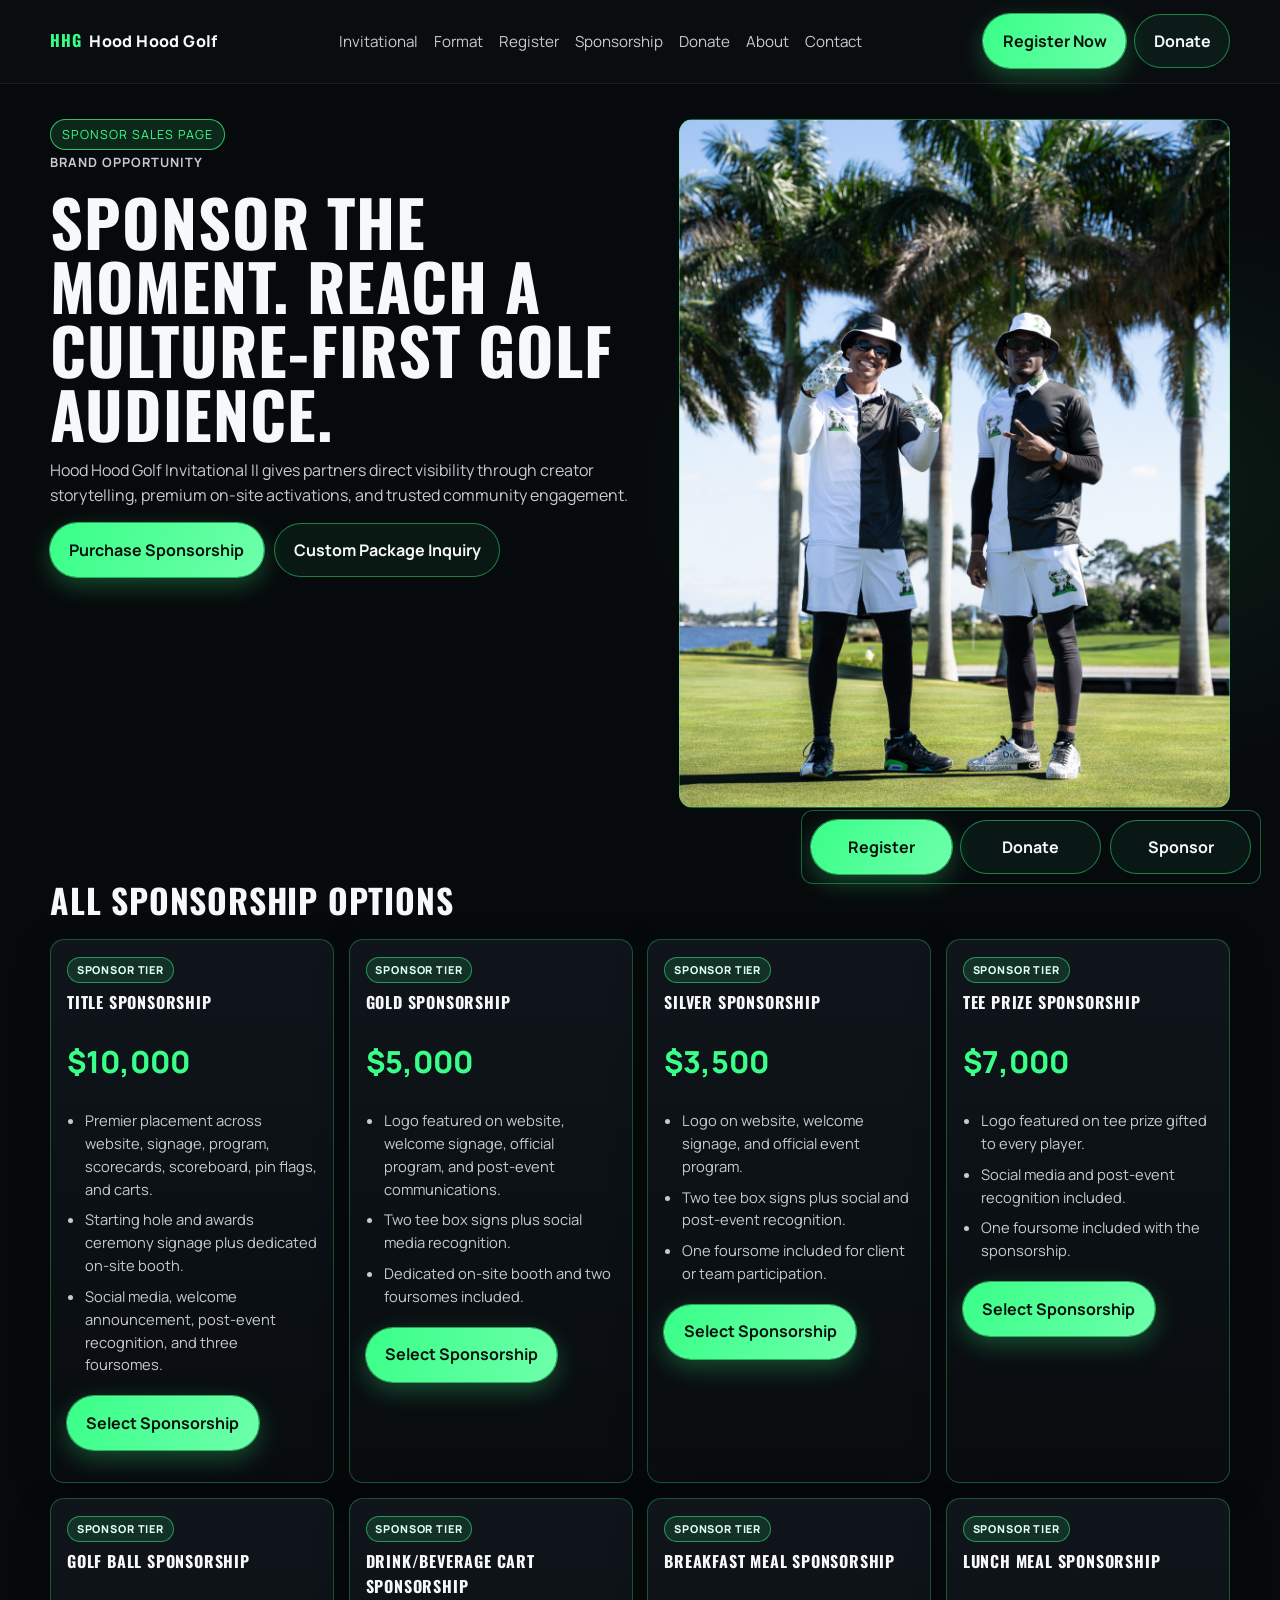
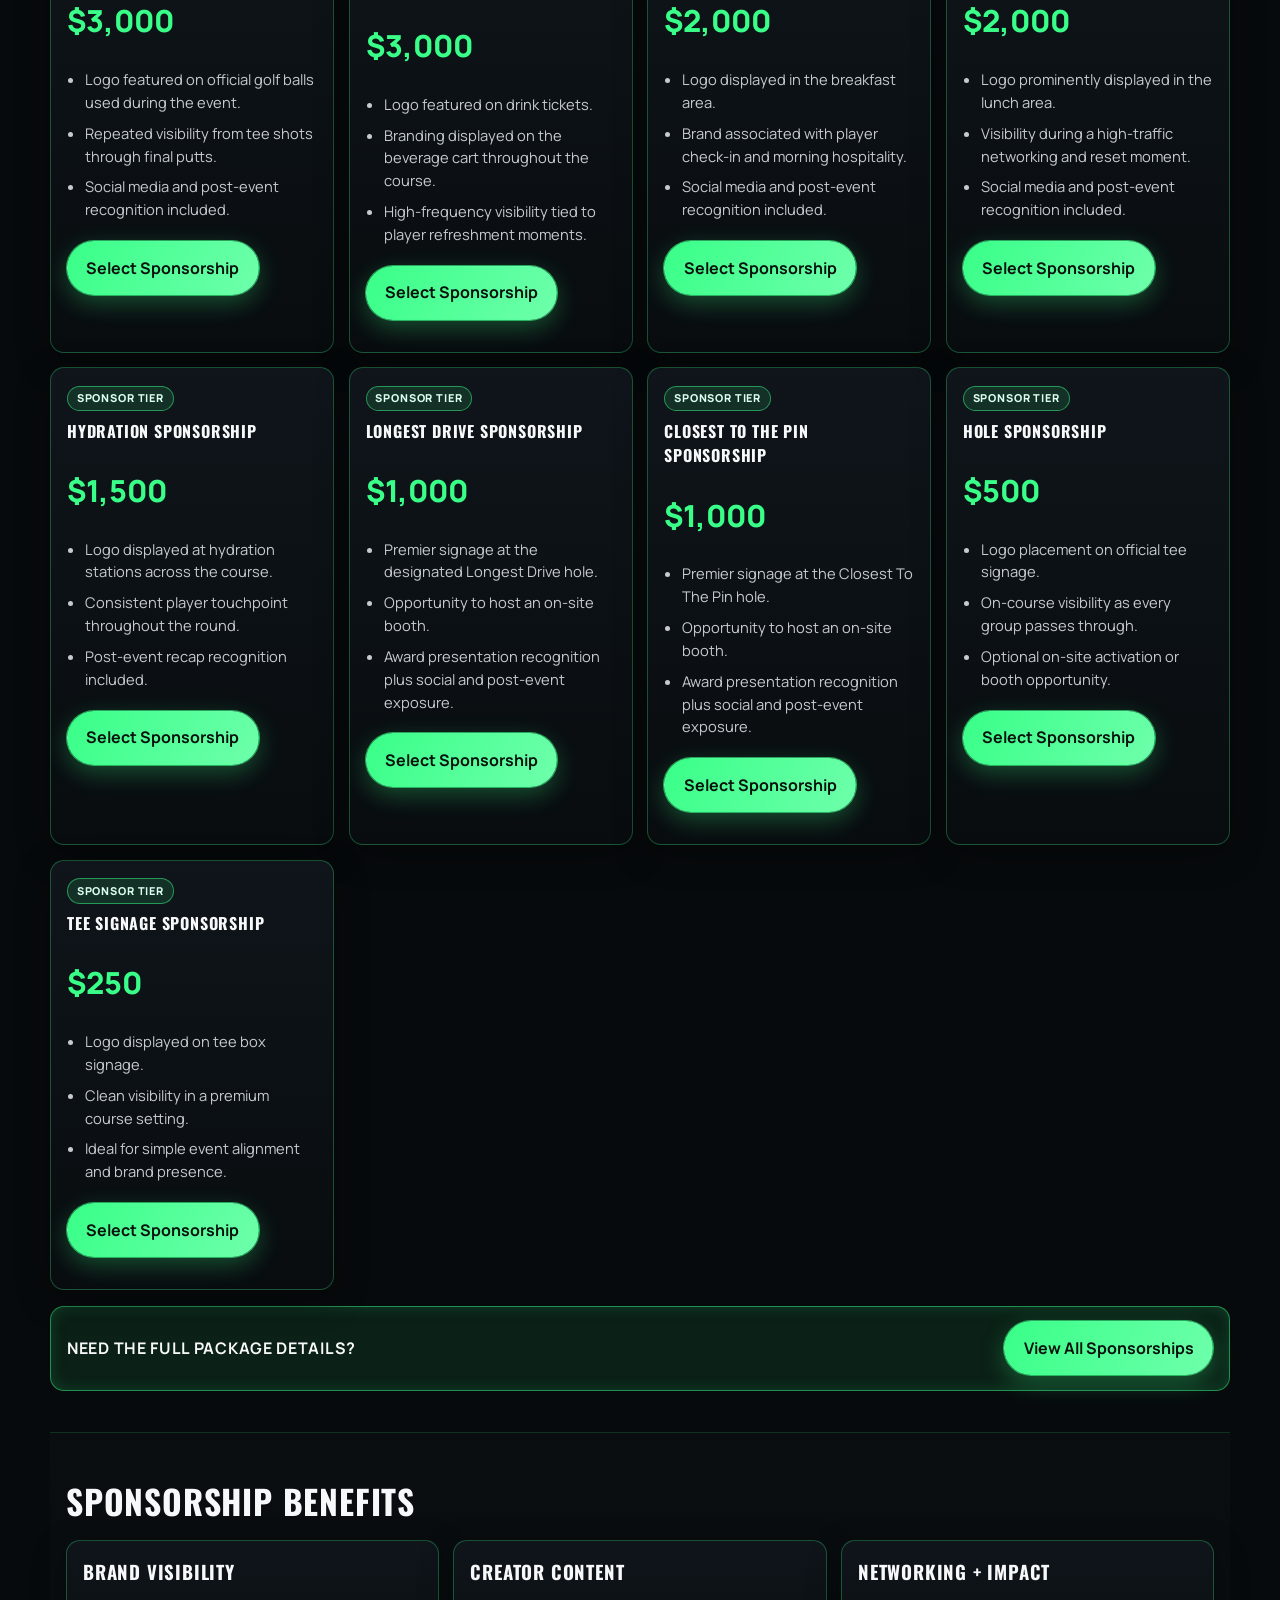
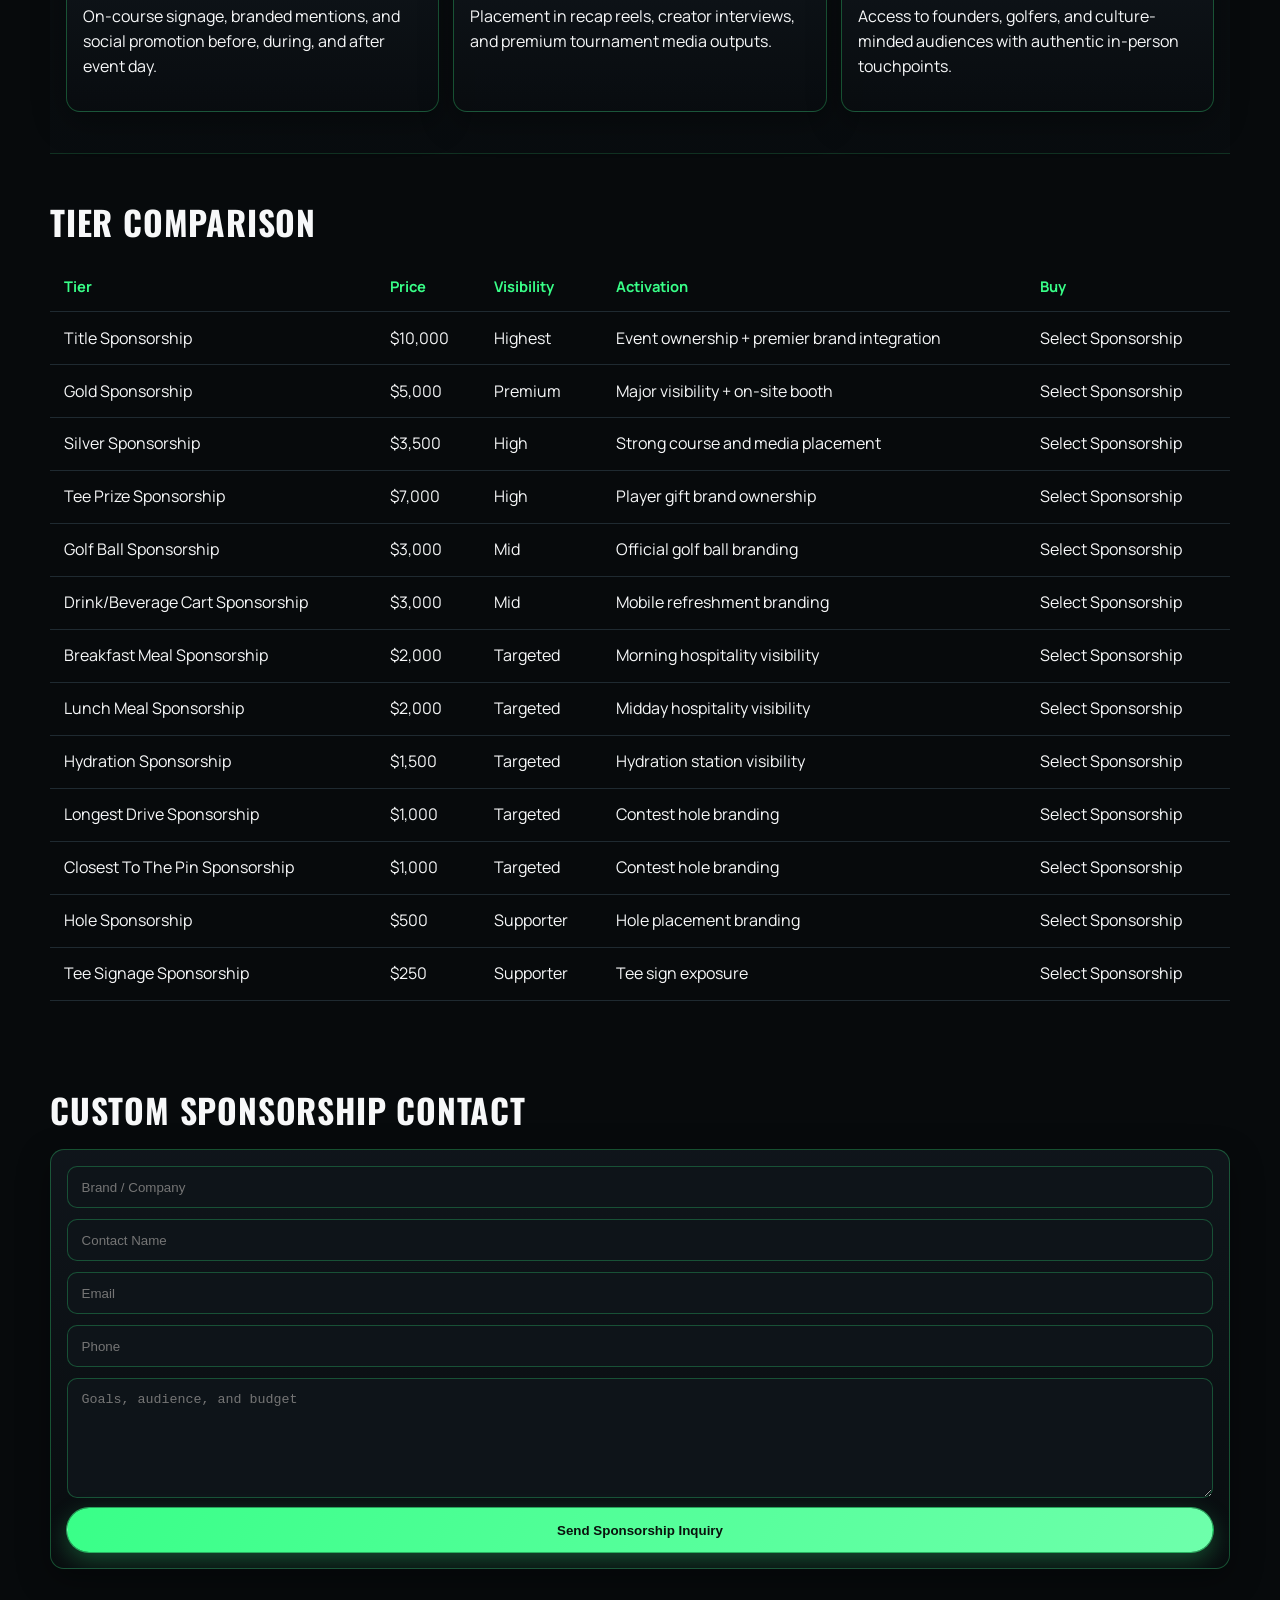
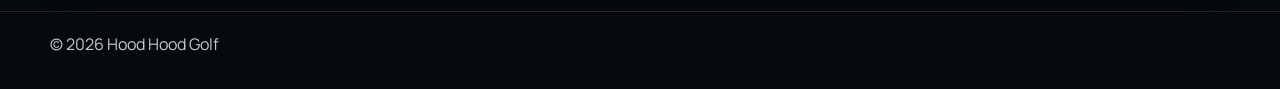
<file: sponsorship.html>
﻿<!doctype html>
<html lang="en"><head><meta charset="UTF-8" /><meta name="viewport" content="width=device-width, initial-scale=1" /><title>Sponsorship | Hood Hood Golf</title><link rel="preconnect" href="https://fonts.googleapis.com"><link rel="preconnect" href="https://fonts.gstatic.com" crossorigin><link href="https://fonts.googleapis.com/css2?family=Manrope:wght@400;600;700;800&family=Oswald:wght@500;600;700&display=swap" rel="stylesheet"><link rel="stylesheet" href="assets/css/styles.css" /></head>
<body><header class="header"><div class="container nav"><a class="brand" href="index.html">Hood Hood Golf</a><button class="nav-toggle" data-nav-toggle aria-label="Open navigation">Menu</button><nav class="nav-links"><a href="invitational.html">Invitational</a><a href="tournament-format.html">Format</a><a href="registration.html">Register</a><a href="sponsorship.html">Sponsorship</a><a href="#" data-shopify-key="donate">Donate</a><a href="about.html">About</a><a href="contact.html">Contact</a></nav><div class="header-cta"><a class="btn btn-primary" data-utm="header" href="registration.html">Register Now</a><a class="btn btn-secondary" href="#" data-shopify-key="donate">Donate</a></div></div></header>
<main class="container"><section class="hero"><div class="hero-shell"><div class="hero-copy"><span class="hero-badge">Sponsor Sales Page</span><p class="kicker">Brand Opportunity</p><h1>Sponsor the Moment. Reach a culture-first golf audience.</h1><p>Hood Hood Golf Invitational II gives partners direct visibility through creator storytelling, premium on-site activations, and trusted community engagement.</p><div class="hero-actions"><a class="btn btn-primary" data-utm="sponsor_request" href="#" data-shopify-key="sponsor_title">Purchase Sponsorship</a><a class="btn btn-secondary" href="contact.html">Custom Package Inquiry</a></div></div><div class="hero-graphic hero-graphic-photo hero-photo-85"></div></div></section>
<section class="section"><h2>All Sponsorship Options</h2><div class="grid cards-4"><article class="card"><span class="label label-tier">Sponsor Tier</span><h4>Title Sponsorship</h4><p class="price">$10,000</p><ul class="sponsor-includes"><li>Premier placement across website, signage, program, scorecards, scoreboard, pin flags, and carts.</li><li>Starting hole and awards ceremony signage plus dedicated on-site booth.</li><li>Social media, welcome announcement, post-event recognition, and three foursomes.</li></ul><p><a class="btn btn-primary" href="#" data-shopify-key="sponsor_title">Select Sponsorship</a></p></article><article class="card"><span class="label label-tier">Sponsor Tier</span><h4>Gold Sponsorship</h4><p class="price">$5,000</p><ul class="sponsor-includes"><li>Logo featured on website, welcome signage, official program, and post-event communications.</li><li>Two tee box signs plus social media recognition.</li><li>Dedicated on-site booth and two foursomes included.</li></ul><p><a class="btn btn-primary" href="#" data-shopify-key="sponsor_gold">Select Sponsorship</a></p></article><article class="card"><span class="label label-tier">Sponsor Tier</span><h4>Silver Sponsorship</h4><p class="price">$3,500</p><ul class="sponsor-includes"><li>Logo on website, welcome signage, and official event program.</li><li>Two tee box signs plus social and post-event recognition.</li><li>One foursome included for client or team participation.</li></ul><p><a class="btn btn-primary" href="#" data-shopify-key="sponsor_silver">Select Sponsorship</a></p></article><article class="card"><span class="label label-tier">Sponsor Tier</span><h4>Tee Prize Sponsorship</h4><p class="price">$7,000</p><ul class="sponsor-includes"><li>Logo featured on tee prize gifted to every player.</li><li>Social media and post-event recognition included.</li><li>One foursome included with the sponsorship.</li></ul><p><a class="btn btn-primary" href="#" data-shopify-key="sponsor_tee_prize">Select Sponsorship</a></p></article><article class="card"><span class="label label-tier">Sponsor Tier</span><h4>Golf Ball Sponsorship</h4><p class="price">$3,000</p><ul class="sponsor-includes"><li>Logo featured on official golf balls used during the event.</li><li>Repeated visibility from tee shots through final putts.</li><li>Social media and post-event recognition included.</li></ul><p><a class="btn btn-primary" href="#" data-shopify-key="sponsor_ball">Select Sponsorship</a></p></article><article class="card"><span class="label label-tier">Sponsor Tier</span><h4>Drink/Beverage Cart Sponsorship</h4><p class="price">$3,000</p><ul class="sponsor-includes"><li>Logo featured on drink tickets.</li><li>Branding displayed on the beverage cart throughout the course.</li><li>High-frequency visibility tied to player refreshment moments.</li></ul><p><a class="btn btn-primary" href="#" data-shopify-key="sponsor_drink_cart">Select Sponsorship</a></p></article><article class="card"><span class="label label-tier">Sponsor Tier</span><h4>Breakfast Meal Sponsorship</h4><p class="price">$2,000</p><ul class="sponsor-includes"><li>Logo displayed in the breakfast area.</li><li>Brand associated with player check-in and morning hospitality.</li><li>Social media and post-event recognition included.</li></ul><p><a class="btn btn-primary" href="#" data-shopify-key="sponsor_breakfast">Select Sponsorship</a></p></article><article class="card"><span class="label label-tier">Sponsor Tier</span><h4>Lunch Meal Sponsorship</h4><p class="price">$2,000</p><ul class="sponsor-includes"><li>Logo prominently displayed in the lunch area.</li><li>Visibility during a high-traffic networking and reset moment.</li><li>Social media and post-event recognition included.</li></ul><p><a class="btn btn-primary" href="#" data-shopify-key="sponsor_lunch">Select Sponsorship</a></p></article><article class="card"><span class="label label-tier">Sponsor Tier</span><h4>Hydration Sponsorship</h4><p class="price">$1,500</p><ul class="sponsor-includes"><li>Logo displayed at hydration stations across the course.</li><li>Consistent player touchpoint throughout the round.</li><li>Post-event recap recognition included.</li></ul><p><a class="btn btn-primary" href="#" data-shopify-key="sponsor_water">Select Sponsorship</a></p></article><article class="card"><span class="label label-tier">Sponsor Tier</span><h4>Longest Drive Sponsorship</h4><p class="price">$1,000</p><ul class="sponsor-includes"><li>Premier signage at the designated Longest Drive hole.</li><li>Opportunity to host an on-site booth.</li><li>Award presentation recognition plus social and post-event exposure.</li></ul><p><a class="btn btn-primary" href="#" data-shopify-key="sponsor_longest_drive">Select Sponsorship</a></p></article><article class="card"><span class="label label-tier">Sponsor Tier</span><h4>Closest To The Pin Sponsorship</h4><p class="price">$1,000</p><ul class="sponsor-includes"><li>Premier signage at the Closest To The Pin hole.</li><li>Opportunity to host an on-site booth.</li><li>Award presentation recognition plus social and post-event exposure.</li></ul><p><a class="btn btn-primary" href="#" data-shopify-key="sponsor_closest_pin">Select Sponsorship</a></p></article><article class="card"><span class="label label-tier">Sponsor Tier</span><h4>Hole Sponsorship</h4><p class="price">$500</p><ul class="sponsor-includes"><li>Logo placement on official tee signage.</li><li>On-course visibility as every group passes through.</li><li>Optional on-site activation or booth opportunity.</li></ul><p><a class="btn btn-primary" href="#" data-shopify-key="sponsor_hole">Select Sponsorship</a></p></article><article class="card"><span class="label label-tier">Sponsor Tier</span><h4>Tee Signage Sponsorship</h4><p class="price">$250</p><ul class="sponsor-includes"><li>Logo displayed on tee box signage.</li><li>Clean visibility in a premium course setting.</li><li>Ideal for simple event alignment and brand presence.</li></ul><p><a class="btn btn-primary" href="#" data-shopify-key="sponsor_tee_signage">Select Sponsorship</a></p></article></div><div class="cta-strip"><p>Need the full package details?</p><a class="btn btn-primary" data-utm="sponsor_deck_strip" href="https://shop.hoodhoodgolf.com/collections/sponsorships">View All Sponsorships</a></div></section>
<section class="section panel-alt"><div class="container"><h2>Sponsorship Benefits</h2><div class="grid cards-3"><article class="card"><h3>Brand Visibility</h3><p>On-course signage, branded mentions, and social promotion before, during, and after event day.</p></article><article class="card"><h3>Creator Content</h3><p>Placement in recap reels, creator interviews, and premium tournament media outputs.</p></article><article class="card"><h3>Networking + Impact</h3><p>Access to founders, golfers, and culture-minded audiences with authentic in-person touchpoints.</p></article></div></div></section>
<section class="section"><h2>Tier Comparison</h2><div class="table-wrap"><table><thead><tr><th>Tier</th><th>Price</th><th>Visibility</th><th>Activation</th><th>Buy</th></tr></thead><tbody><tr><td>Title Sponsorship</td><td>$10,000</td><td>Highest</td><td>Event ownership + premier brand integration</td><td><a href="#" data-shopify-key="sponsor_title">Select Sponsorship</a></td></tr><tr><td>Gold Sponsorship</td><td>$5,000</td><td>Premium</td><td>Major visibility + on-site booth</td><td><a href="#" data-shopify-key="sponsor_gold">Select Sponsorship</a></td></tr><tr><td>Silver Sponsorship</td><td>$3,500</td><td>High</td><td>Strong course and media placement</td><td><a href="#" data-shopify-key="sponsor_silver">Select Sponsorship</a></td></tr><tr><td>Tee Prize Sponsorship</td><td>$7,000</td><td>High</td><td>Player gift brand ownership</td><td><a href="#" data-shopify-key="sponsor_tee_prize">Select Sponsorship</a></td></tr><tr><td>Golf Ball Sponsorship</td><td>$3,000</td><td>Mid</td><td>Official golf ball branding</td><td><a href="#" data-shopify-key="sponsor_ball">Select Sponsorship</a></td></tr><tr><td>Drink/Beverage Cart Sponsorship</td><td>$3,000</td><td>Mid</td><td>Mobile refreshment branding</td><td><a href="#" data-shopify-key="sponsor_drink_cart">Select Sponsorship</a></td></tr><tr><td>Breakfast Meal Sponsorship</td><td>$2,000</td><td>Targeted</td><td>Morning hospitality visibility</td><td><a href="#" data-shopify-key="sponsor_breakfast">Select Sponsorship</a></td></tr><tr><td>Lunch Meal Sponsorship</td><td>$2,000</td><td>Targeted</td><td>Midday hospitality visibility</td><td><a href="#" data-shopify-key="sponsor_lunch">Select Sponsorship</a></td></tr><tr><td>Hydration Sponsorship</td><td>$1,500</td><td>Targeted</td><td>Hydration station visibility</td><td><a href="#" data-shopify-key="sponsor_water">Select Sponsorship</a></td></tr><tr><td>Longest Drive Sponsorship</td><td>$1,000</td><td>Targeted</td><td>Contest hole branding</td><td><a href="#" data-shopify-key="sponsor_longest_drive">Select Sponsorship</a></td></tr><tr><td>Closest To The Pin Sponsorship</td><td>$1,000</td><td>Targeted</td><td>Contest hole branding</td><td><a href="#" data-shopify-key="sponsor_closest_pin">Select Sponsorship</a></td></tr><tr><td>Hole Sponsorship</td><td>$500</td><td>Supporter</td><td>Hole placement branding</td><td><a href="#" data-shopify-key="sponsor_hole">Select Sponsorship</a></td></tr><tr><td>Tee Signage Sponsorship</td><td>$250</td><td>Supporter</td><td>Tee sign exposure</td><td><a href="#" data-shopify-key="sponsor_tee_signage">Select Sponsorship</a></td></tr></tbody></table></div></section>
<section class="section"><h2>Custom Sponsorship Contact</h2><form class="card form-grid"><input placeholder="Brand / Company"/><input placeholder="Contact Name"/><input type="email" placeholder="Email"/><input type="tel" placeholder="Phone"/><textarea placeholder="Goals, audience, and budget"></textarea><button class="btn btn-primary" type="button">Send Sponsorship Inquiry</button></form></section></main>
<footer class="footer"><div class="container">© <span data-year></span> Hood Hood Golf</div></footer><div class="mobile-cta"><a class="btn btn-primary" href="registration.html">Register</a><a class="btn btn-secondary" href="#" data-shopify-key="donate">Donate</a><a class="btn btn-secondary" href="sponsorship.html">Sponsor</a></div><script src="assets/js/shopify-links.js"></script><script src="assets/js/site.js"></script></body></html>
</file>
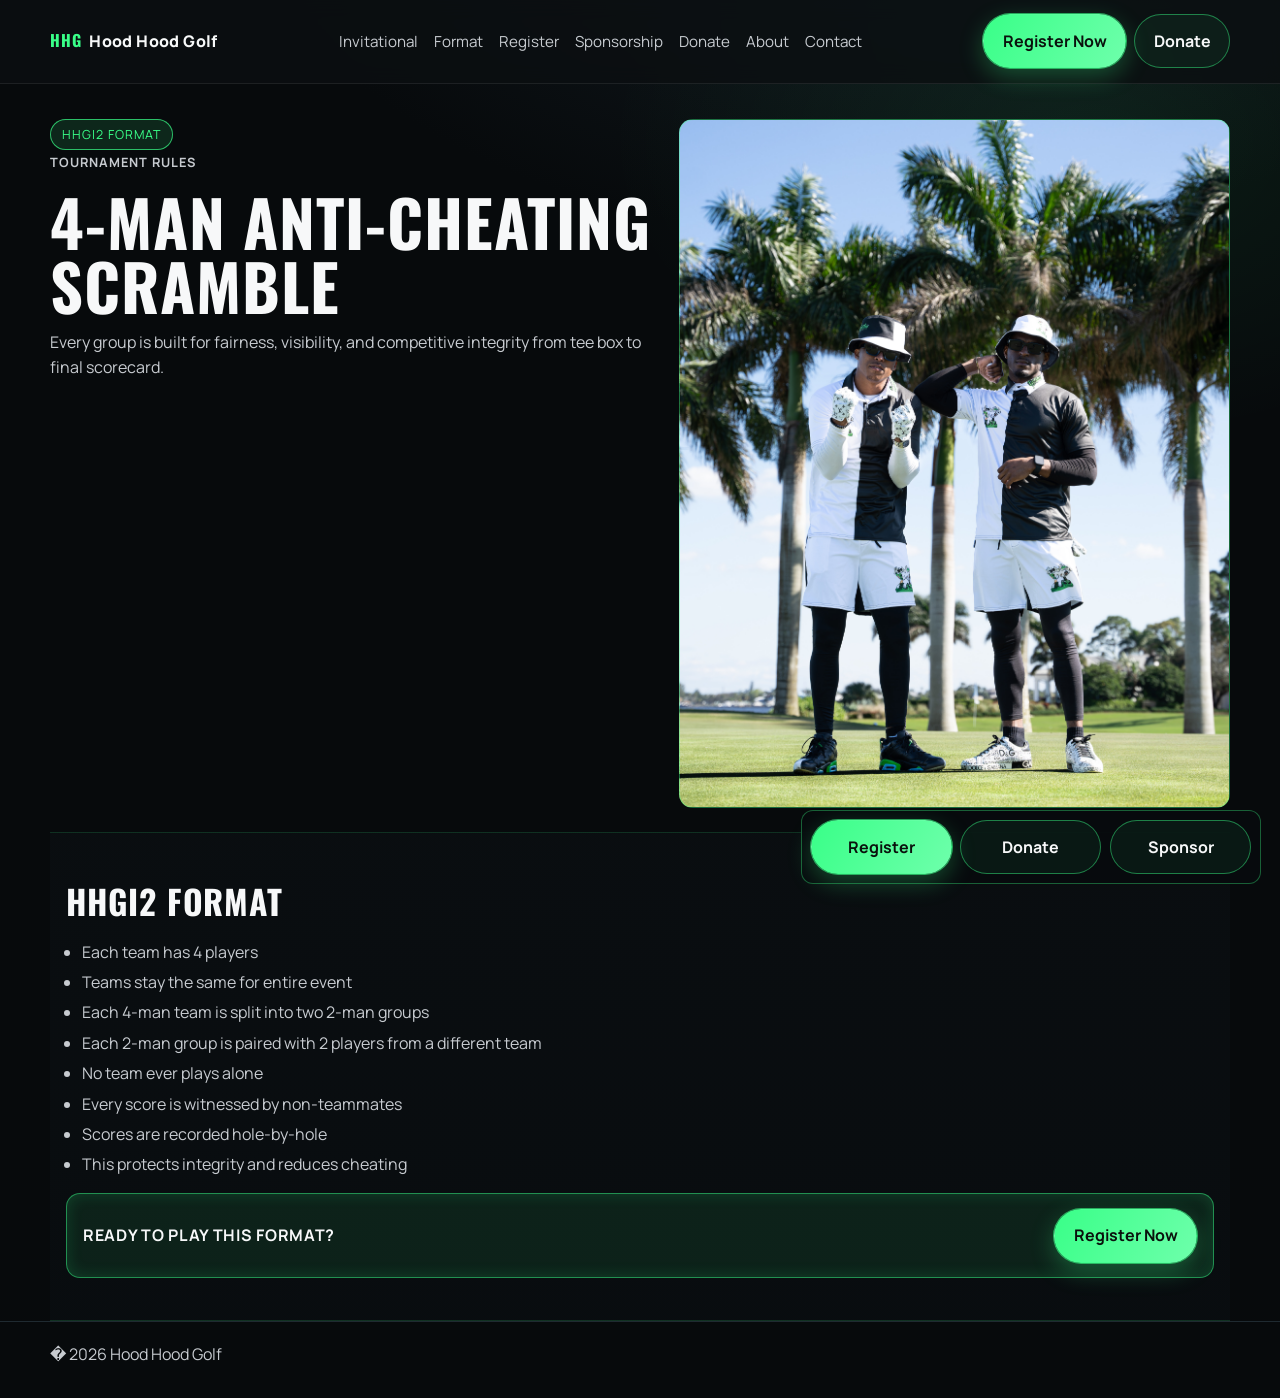
<file: tournament-format.html>
<!doctype html>
<html lang="en"><head><meta charset="UTF-8" /><meta name="viewport" content="width=device-width, initial-scale=1" /><title>HHGI2 Format | Hood Hood Golf</title><link rel="preconnect" href="https://fonts.googleapis.com"><link rel="preconnect" href="https://fonts.gstatic.com" crossorigin><link href="https://fonts.googleapis.com/css2?family=Manrope:wght@400;600;700;800&family=Oswald:wght@500;600;700&display=swap" rel="stylesheet"><link rel="stylesheet" href="assets/css/styles.css" /></head>
<body><header class="header"><div class="container nav"><a class="brand" href="index.html">Hood Hood Golf</a><button class="nav-toggle" data-nav-toggle aria-label="Open navigation">Menu</button><nav class="nav-links"><a href="invitational.html">Invitational</a><a href="tournament-format.html">Format</a><a href="registration.html">Register</a><a href="sponsorship.html">Sponsorship</a><a href="#" data-shopify-key="donate">Donate</a><a href="about.html">About</a><a href="contact.html">Contact</a></nav><div class="header-cta"><a class="btn btn-primary" href="registration.html">Register Now</a><a class="btn btn-secondary" href="#" data-shopify-key="donate">Donate</a></div></div></header>
<main class="container"><section class="hero"><div class="hero-shell"><div class="hero-copy"><span class="hero-badge">HHGI2 Format</span><p class="kicker">Tournament Rules</p><h1>4-Man Anti-Cheating Scramble</h1><p>Every group is built for fairness, visibility, and competitive integrity from tee box to final scorecard.</p></div><div class="hero-graphic hero-graphic-photo hero-photo-53"></div></div></section>
<section class="section panel-alt"><div class="container"><h2>HHGI2 Format</h2><ul class="list"><li>Each team has 4 players</li><li>Teams stay the same for entire event</li><li>Each 4-man team is split into two 2-man groups</li><li>Each 2-man group is paired with 2 players from a different team</li><li>No team ever plays alone</li><li>Every score is witnessed by non-teammates</li><li>Scores are recorded hole-by-hole</li><li>This protects integrity and reduces cheating</li></ul><div class="cta-strip"><p>Ready to play this format?</p><a class="btn btn-primary" href="registration.html">Register Now</a></div></div></section></main>
<footer class="footer"><div class="container">� <span data-year></span> Hood Hood Golf</div></footer><div class="mobile-cta"><a class="btn btn-primary" href="registration.html">Register</a><a class="btn btn-secondary" href="#" data-shopify-key="donate">Donate</a><a class="btn btn-secondary" href="sponsorship.html">Sponsor</a></div><script src="assets/js/shopify-links.js"></script><script src="assets/js/site.js"></script></body></html>
</file>
<file: assets/css/styles.css>
﻿:root {
  --bg: #070a0c;
  --bg-elev: #0d1318;
  --panel: #10181f;
  --text: #f7f8f9;
  --muted: #c7cbd0;
  --line: #1f2a31;
  --green: #39ff88;
  --green-deep: #0dbd61;
  --green-glow: rgba(57, 255, 136, 0.35);
  --gold: #d8b36a;
  --radius: 14px;
  --radius-sm: 10px;
  --shadow: 0 10px 32px rgba(0, 0, 0, 0.35);
  --maxw: 1180px;
}

* { box-sizing: border-box; }
html, body { margin: 0; padding: 0; }
body {
  font-family: "Manrope", "Segoe UI", sans-serif;
  background:
    radial-gradient(800px 500px at 85% 10%, rgba(57, 255, 136, 0.08) 0%, transparent 60%),
    radial-gradient(1200px 700px at 70% -10%, #131c22 0%, var(--bg) 55%),
    var(--bg);
  color: var(--text);
  line-height: 1.55;
}
img { max-width: 100%; display: block; }
a { color: inherit; text-decoration: none; }

.container {
  width: min(100% - 2rem, var(--maxw));
  margin-inline: auto;
}

.header {
  position: sticky;
  top: 0;
  z-index: 100;
  backdrop-filter: blur(10px);
  background: rgba(11, 15, 18, 0.82);
  border-bottom: 1px solid rgba(255, 255, 255, 0.08);
}
.nav {
  display: flex;
  align-items: center;
  justify-content: space-between;
  padding: 0.9rem 0;
  gap: 0.6rem;
  position: relative;
}
.brand { font-weight: 800; letter-spacing: 0.4px; }
.brand::before {
  content: "HHG";
  margin-right: 0.45rem;
  color: var(--green);
  font-family: "Oswald", "Arial Narrow", sans-serif;
  letter-spacing: 1px;
}
.nav-links {
  display: none;
  gap: 1rem;
  font-size: 0.95rem;
  color: var(--muted);
  align-items: center;
}
.nav-links a:hover { color: var(--text); }
.header-cta {
  display: none;
  gap: 0.5rem;
}
.nav-toggle {
  border: 1px solid rgba(57,255,136,0.4);
  background: rgba(57,255,136,0.09);
  color: var(--text);
  width: 42px;
  height: 42px;
  border-radius: 10px;
  display: inline-grid;
  place-content: center;
  font-size: 1.1rem;
}
.nav-open .nav-links {
  display: grid;
  position: absolute;
  top: calc(100% + 0.6rem);
  right: 0;
  left: 0;
  background: rgba(9, 12, 15, 0.98);
  border: 1px solid rgba(57,255,136,0.35);
  border-radius: 12px;
  padding: 0.8rem;
  box-shadow: var(--shadow);
}

.btn {
  display: inline-flex;
  align-items: center;
  justify-content: center;
  border-radius: 999px;
  font-weight: 700;
  padding: 0.85rem 1.15rem;
  border: 1px solid transparent;
  transition: 0.2s ease;
}
.btn-primary {
  background: linear-gradient(120deg, var(--green), #6effab);
  color: #0a120d;
  box-shadow: 0 0 0 1px rgba(57,255,136,0.6), 0 8px 24px rgba(57,255,136,0.28);
}
.btn-primary:hover { transform: translateY(-1px); }
.btn-secondary {
  border-color: rgba(57,255,136,0.45);
  background: rgba(57, 255, 136, 0.06);
}
.btn-secondary:hover { border-color: var(--green); background: rgba(57,255,136,0.14); }

.hero {
  padding: 2.2rem 0 1.5rem;
  position: relative;
}
.kicker { color: var(--green); font-weight: 700; text-transform: uppercase; letter-spacing: 1px; font-size: 0.8rem; }
.hero h1 {
  font-family: "Oswald", "Arial Narrow", sans-serif;
  text-transform: uppercase;
  letter-spacing: 1px;
  font-size: clamp(1.9rem, 6.8vw, 4rem);
  line-height: 1;
  margin: 0.5rem 0 0.8rem;
}
.section h2, .card h3, .card h4 {
  font-family: "Oswald", "Arial Narrow", sans-serif;
  text-transform: uppercase;
  letter-spacing: 0.8px;
}
.hero-shell {
  display: grid;
  gap: 1rem;
  align-items: stretch;
}
.hero-badge {
  display: inline-flex;
  align-items: center;
  gap: 0.35rem;
  border: 1px solid rgba(57,255,136,0.7);
  padding: 0.3rem 0.7rem;
  border-radius: 999px;
  font-size: 0.78rem;
  text-transform: uppercase;
  letter-spacing: 1px;
  color: var(--green);
  background: rgba(57,255,136,0.12);
}
.hero-copy .subhead {
  font-family: "Oswald", "Arial Narrow", sans-serif;
  text-transform: uppercase;
  letter-spacing: 1.2px;
  font-size: clamp(1rem, 4vw, 1.5rem);
  margin: 0;
}
.hero-date-line {
  font-weight: 700;
  color: #d6fce6;
}
.hero-graphic {
  min-height: 300px;
  border-radius: var(--radius);
  border: 1px solid rgba(57,255,136,0.4);
  background:
    linear-gradient(135deg, rgba(57,255,136,0.25) 0%, transparent 42%),
    radial-gradient(circle at 70% 30%, rgba(57,255,136,0.22) 0%, transparent 45%),
    #0b1015;
  position: relative;
  overflow: hidden;
  box-shadow: inset 0 0 30px rgba(57,255,136,0.15), 0 0 28px rgba(57,255,136,0.12);
}
.hero-graphic::before {
  content: "";
  position: absolute;
  inset: 10% 18% 4% 16%;
  background: linear-gradient(180deg, #0f1418, #06080a);
  clip-path: polygon(50% 0, 68% 8%, 80% 24%, 88% 40%, 84% 62%, 72% 100%, 28% 100%, 24% 70%, 15% 62%, 16% 44%, 22% 24%, 36% 8%);
  border: 2px solid rgba(57,255,136,0.7);
  filter: drop-shadow(0 0 8px rgba(57,255,136,0.5));
}
.hero-graphic::after {
  content: "";
  position: absolute;
  width: 140px;
  height: 220px;
  right: 10%;
  top: 6%;
  background: linear-gradient(180deg, rgba(57,255,136,0.9), rgba(57,255,136,0.1));
  clip-path: polygon(45% 0, 62% 0, 49% 40%, 72% 40%, 34% 100%, 44% 58%, 26% 58%);
  opacity: 0.7;
}
.hero p { color: var(--muted); margin: 0.2rem 0 1rem; max-width: 65ch; }
.hero-actions { display: flex; gap: 0.65rem; flex-wrap: wrap; }

.grid {
  display: grid;
  gap: 0.9rem;
}
.info-grid { grid-template-columns: repeat(2, minmax(0, 1fr)); }
.card {
  background: linear-gradient(180deg, rgba(16,22,28,0.95), rgba(9,13,16,0.94));
  border: 1px solid rgba(57, 255, 136, 0.28);
  border-radius: var(--radius);
  padding: 1rem;
  box-shadow: var(--shadow);
  position: relative;
  overflow: hidden;
  transition: transform 0.2s ease, box-shadow 0.2s ease, border-color 0.2s ease;
}
.card::before {
  content: "";
  position: absolute;
  width: 46px;
  height: 46px;
  top: -2px;
  right: -2px;
  border-top: 2px solid rgba(57,255,136,0.65);
  border-right: 2px solid rgba(57,255,136,0.65);
  border-top-right-radius: 10px;
}
.card:hover {
  transform: translateY(-2px);
  border-color: rgba(57,255,136,0.62);
  box-shadow: var(--shadow), 0 0 24px rgba(57,255,136,0.17);
}
.card h3, .card h4 { margin-top: 0; }
.muted { color: var(--muted); }
.sponsor-includes {
  margin: 16px 0 20px;
  padding-left: 18px;
  color: var(--muted);
  font-size: 0.92rem;
  line-height: 1.55;
}
.sponsor-includes li { margin-bottom: 8px; }
.section { padding: 2.6rem 0; position: relative; }
.section h2 {
  font-size: clamp(1.4rem, 4vw, 2.1rem);
  margin: 0 0 0.8rem;
}
.section-lead { color: var(--muted); margin: 0 0 1rem; max-width: 72ch; }
.section-divider {
  height: 28px;
  background:
    linear-gradient(115deg, transparent 0 44%, rgba(57,255,136,0.6) 45% 48%, transparent 49% 54%, rgba(57,255,136,0.45) 55% 58%, transparent 59% 100%);
  opacity: 0.7;
}
.panel-alt {
  background: linear-gradient(180deg, rgba(10,14,17,0.96), rgba(9,13,16,0.96));
  border-top: 1px solid rgba(57,255,136,0.15);
  border-bottom: 1px solid rgba(57,255,136,0.15);
}
.cta-strip {
  margin-top: 1rem;
  display: flex;
  flex-wrap: wrap;
  gap: 0.65rem;
  align-items: center;
  justify-content: space-between;
  padding: 0.9rem 1rem;
  border: 1px solid rgba(57,255,136,0.5);
  border-radius: var(--radius);
  background: rgba(57,255,136,0.09);
  box-shadow: 0 0 16px rgba(57,255,136,0.15) inset;
}
.cta-strip p {
  margin: 0;
  font-weight: 700;
  text-transform: uppercase;
  letter-spacing: 0.7px;
}

.cards-3 { grid-template-columns: 1fr; }
.cards-4 { grid-template-columns: repeat(2, minmax(0, 1fr)); }
.price {
  font-size: 1.9rem;
  font-weight: 800;
  color: var(--green);
  line-height: 1.1;
}
.prize .price { color: var(--gold); }
.label {
  display: inline-flex;
  margin-bottom: 0.45rem;
  border-radius: 999px;
  padding: 0.22rem 0.55rem;
  font-size: 0.68rem;
  letter-spacing: 0.85px;
  text-transform: uppercase;
  font-weight: 800;
}
.label-spots {
  color: #d5ffe8;
  border: 1px solid rgba(57,255,136,0.7);
  background: rgba(57,255,136,0.2);
}
.label-tier {
  color: #dbfff0;
  border: 1px solid rgba(57,255,136,0.5);
  background: rgba(57,255,136,0.12);
}
.list { margin: 0; padding-left: 1rem; color: var(--muted); }
.list li { margin-bottom: 0.35rem; }

.countdown {
  display: flex;
  gap: 0.6rem;
  margin: 1rem 0;
  flex-wrap: wrap;
}
.time-box {
  min-width: 72px;
  text-align: center;
  border-radius: var(--radius-sm);
  padding: 0.6rem;
  border: 1px solid rgba(57,255,136,0.42);
  background: rgba(57,255,136,0.08);
}
.time-box strong { font-size: 1.15rem; display: block; }

.video-placeholder {
  aspect-ratio: 16 / 9;
  border-radius: var(--radius);
  background:
    linear-gradient(140deg, #152730, #0b1117),
    linear-gradient(135deg, rgba(57,255,136,0.2), transparent 55%);
  border: 1px solid rgba(57,255,136,0.3);
  display: grid;
  place-content: center;
  color: var(--muted);
}

.table-wrap { overflow-x: auto; }
table {
  width: 100%;
  border-collapse: collapse;
  min-width: 680px;
}
th, td {
  padding: 0.85rem;
  border-bottom: 1px solid var(--line);
  text-align: left;
}
th { color: var(--green); font-size: 0.92rem; }

.faq details {
  border: 1px solid rgba(57,255,136,0.28);
  border-radius: var(--radius-sm);
  padding: 0.85rem;
  background: rgba(57,255,136,0.04);
}
.faq details + details { margin-top: 0.55rem; }
.faq summary { cursor: pointer; font-weight: 700; }

.form-grid { display: grid; gap: 0.65rem; }
input, textarea, select {
  width: 100%;
  padding: 0.8rem 0.85rem;
  border-radius: 10px;
  border: 1px solid rgba(57,255,136,0.26);
  background: #0e1419;
  color: var(--text);
}
textarea { min-height: 120px; resize: vertical; }

.share {
  display: flex;
  flex-wrap: wrap;
  gap: 0.5rem;
}
.pill {
  border-radius: 999px;
  padding: 0.45rem 0.75rem;
  border: 1px solid rgba(57,255,136,0.35);
  color: var(--muted);
}

.mobile-cta {
  position: fixed;
  bottom: 0;
  left: 0;
  right: 0;
  z-index: 99;
  padding: 0.55rem;
  display: grid;
  grid-template-columns: repeat(auto-fit, minmax(96px, 1fr));
  gap: 0.55rem;
  background: rgba(8, 11, 14, 0.95);
  border-top: 1px solid rgba(57,255,136,0.3);
}
body { padding-bottom: 76px; }

.footer {
  border-top: 1px solid var(--line);
  padding: 1.25rem 0 5.5rem;
  color: var(--muted);
}

.silhouette-block {
  min-height: 210px;
  border-radius: var(--radius);
  border: 1px solid rgba(57,255,136,0.35);
  background:
    radial-gradient(circle at 20% 20%, rgba(57,255,136,0.2), transparent 35%),
    #0b1015;
  position: relative;
  overflow: hidden;
}
.silhouette-block::before {
  content: "";
  position: absolute;
  inset: 16% 24% 10% 26%;
  background: #050709;
  border: 2px solid rgba(57,255,136,0.72);
  clip-path: polygon(52% 0, 62% 8%, 64% 22%, 78% 44%, 84% 100%, 18% 100%, 28% 52%, 42% 30%, 44% 8%);
  filter: drop-shadow(0 0 10px rgba(57,255,136,0.35));
}
.silhouette-block::after {
  content: "";
  position: absolute;
  width: 120px;
  height: 190px;
  right: 6%;
  bottom: -14px;
  background: linear-gradient(180deg, rgba(57,255,136,0.8), transparent 75%);
  clip-path: polygon(45% 0, 62% 0, 49% 40%, 72% 40%, 34% 100%, 44% 58%, 26% 58%);
  opacity: 0.65;
}
.schedule-grid {
  display: grid;
  gap: 0.9rem;
  grid-template-columns: 1fr;
}
.contact-grid {
  display: grid;
  gap: 0.9rem;
}

@media (min-width: 768px) {
  .nav-links { display: flex; }
  .header-cta { display: inline-flex; }
  .nav-toggle { display: none; }
  .info-grid { grid-template-columns: repeat(4, minmax(0, 1fr)); }
  .cards-3 { grid-template-columns: repeat(3, minmax(0, 1fr)); }
  .cards-4 { grid-template-columns: repeat(4, minmax(0, 1fr)); }
  .schedule-grid { grid-template-columns: repeat(3, minmax(0, 1fr)); }
  .contact-grid { grid-template-columns: 1fr 1fr; }
  .hero-shell { grid-template-columns: 1.05fr 0.95fr; gap: 1.2rem; }
  .mobile-cta {
    left: auto;
    right: 1.2rem;
    bottom: 1rem;
    width: 460px;
    border: 1px solid rgba(57,255,136,0.35);
    border-radius: 12px;
  }
  body { padding-bottom: 0; }
.footer { padding-bottom: 2rem; }
}

.btn-secondary[data-shopify-key="donate"] {
  white-space: nowrap;
}


.hero-graphic-photo {
  background-image: url("../images/hood-hood-hero-52.jpg");
  aspect-ratio: 4 / 5;
  min-height: 0;
  background-size: cover;
  background-repeat: no-repeat;
  background-position: center center;
  background-color: transparent;
  box-shadow: none;
}
.hero-graphic-photo::before,
.hero-graphic-photo::after {
  content: none;
}
.hero-photo-25 { background-image: url("../images/hood-25.jpg"); }
.hero-photo-50 { background-image: url("../images/hood-50.jpg"); }
.hero-photo-51 { background-image: url("../images/hood-51.jpg"); }
.hero-photo-53 { background-image: url("../images/hood-53.jpg"); }
.hero-photo-85 { background-image: url("../images/hood-85.jpg"); }

.media-photo {
  background-size: cover;
  background-position: center center;
  background-repeat: no-repeat;
  color: transparent;
}
.media-photo.silhouette-block::before,
.media-photo.silhouette-block::after {
  content: none;
}
.media-photo-25 { background-image: url("../images/hood-25.jpg"); }
.media-photo-50 { background-image: url("../images/hood-50.jpg"); }
.media-photo-51 { background-image: url("../images/hood-51.jpg"); }
.media-photo-53 { background-image: url("../images/hood-53.jpg"); }
.media-photo-85 { background-image: url("../images/hood-85.jpg"); }
</file>
